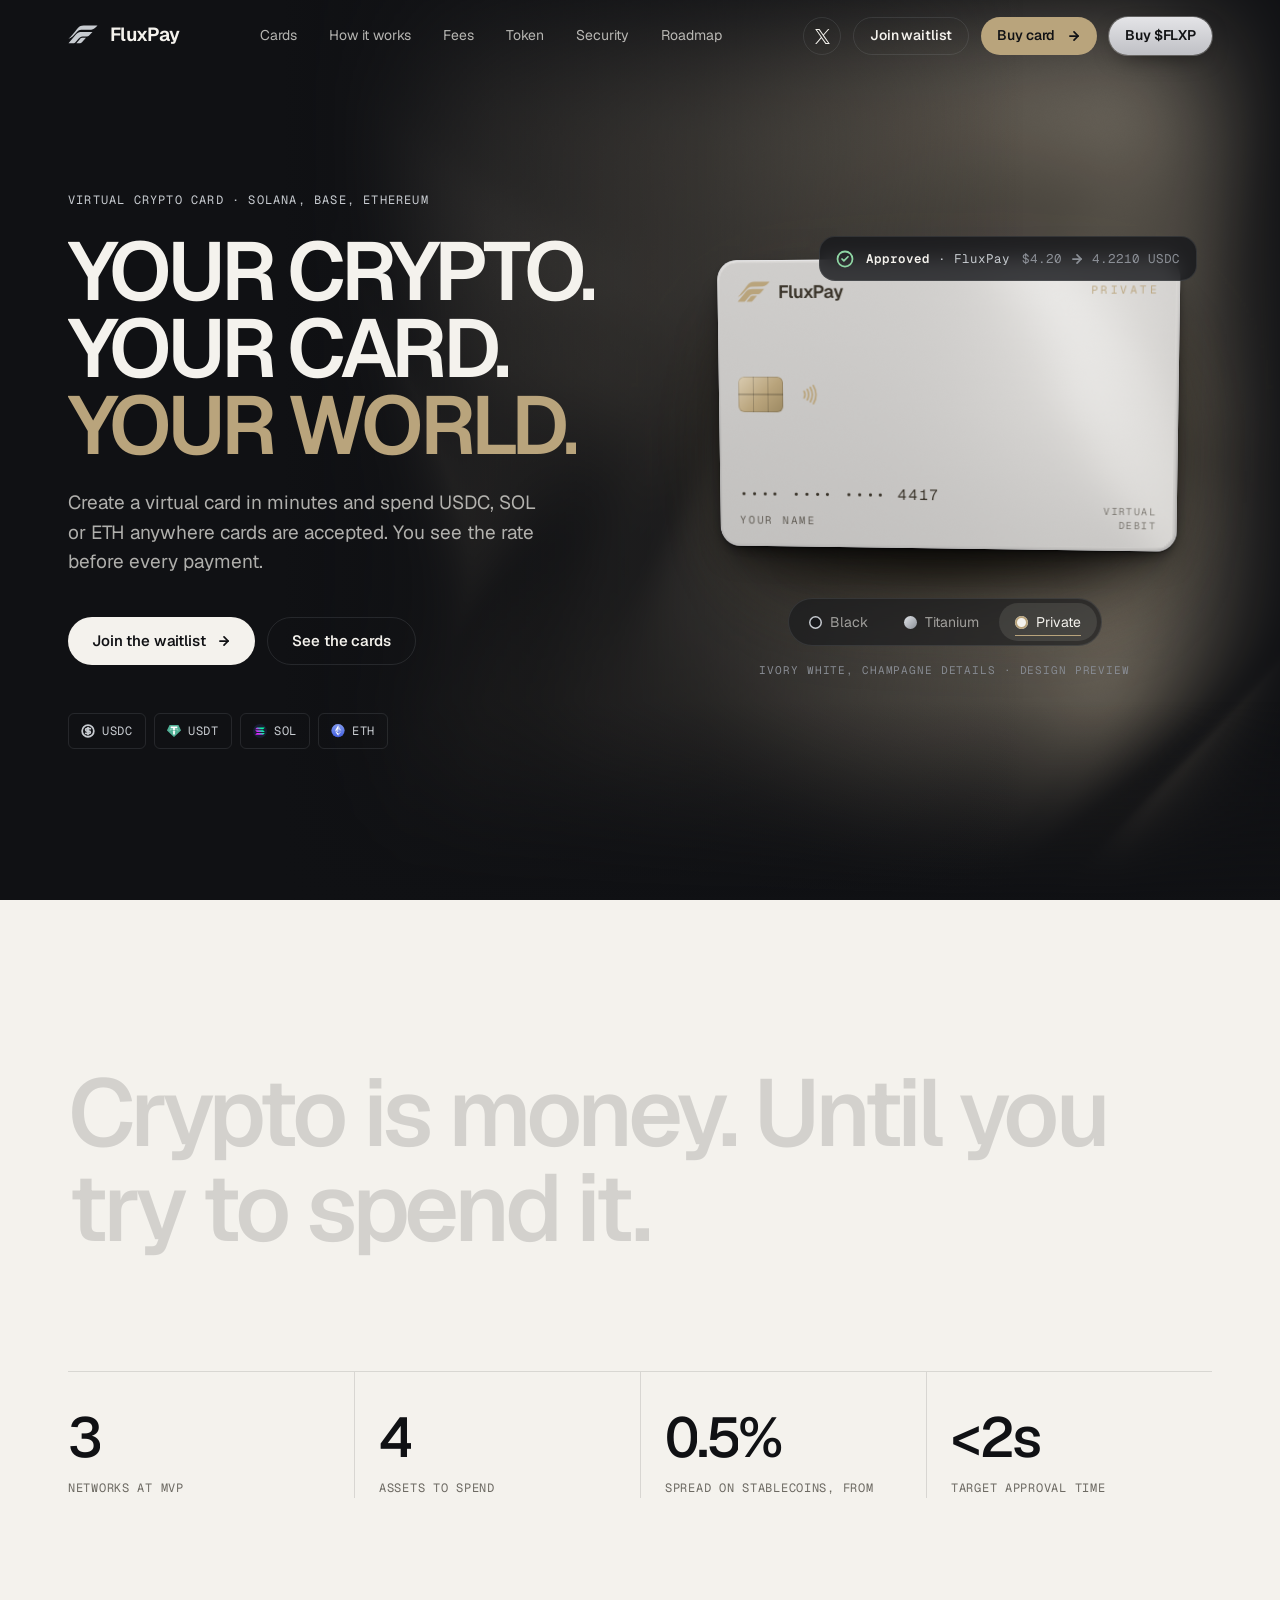
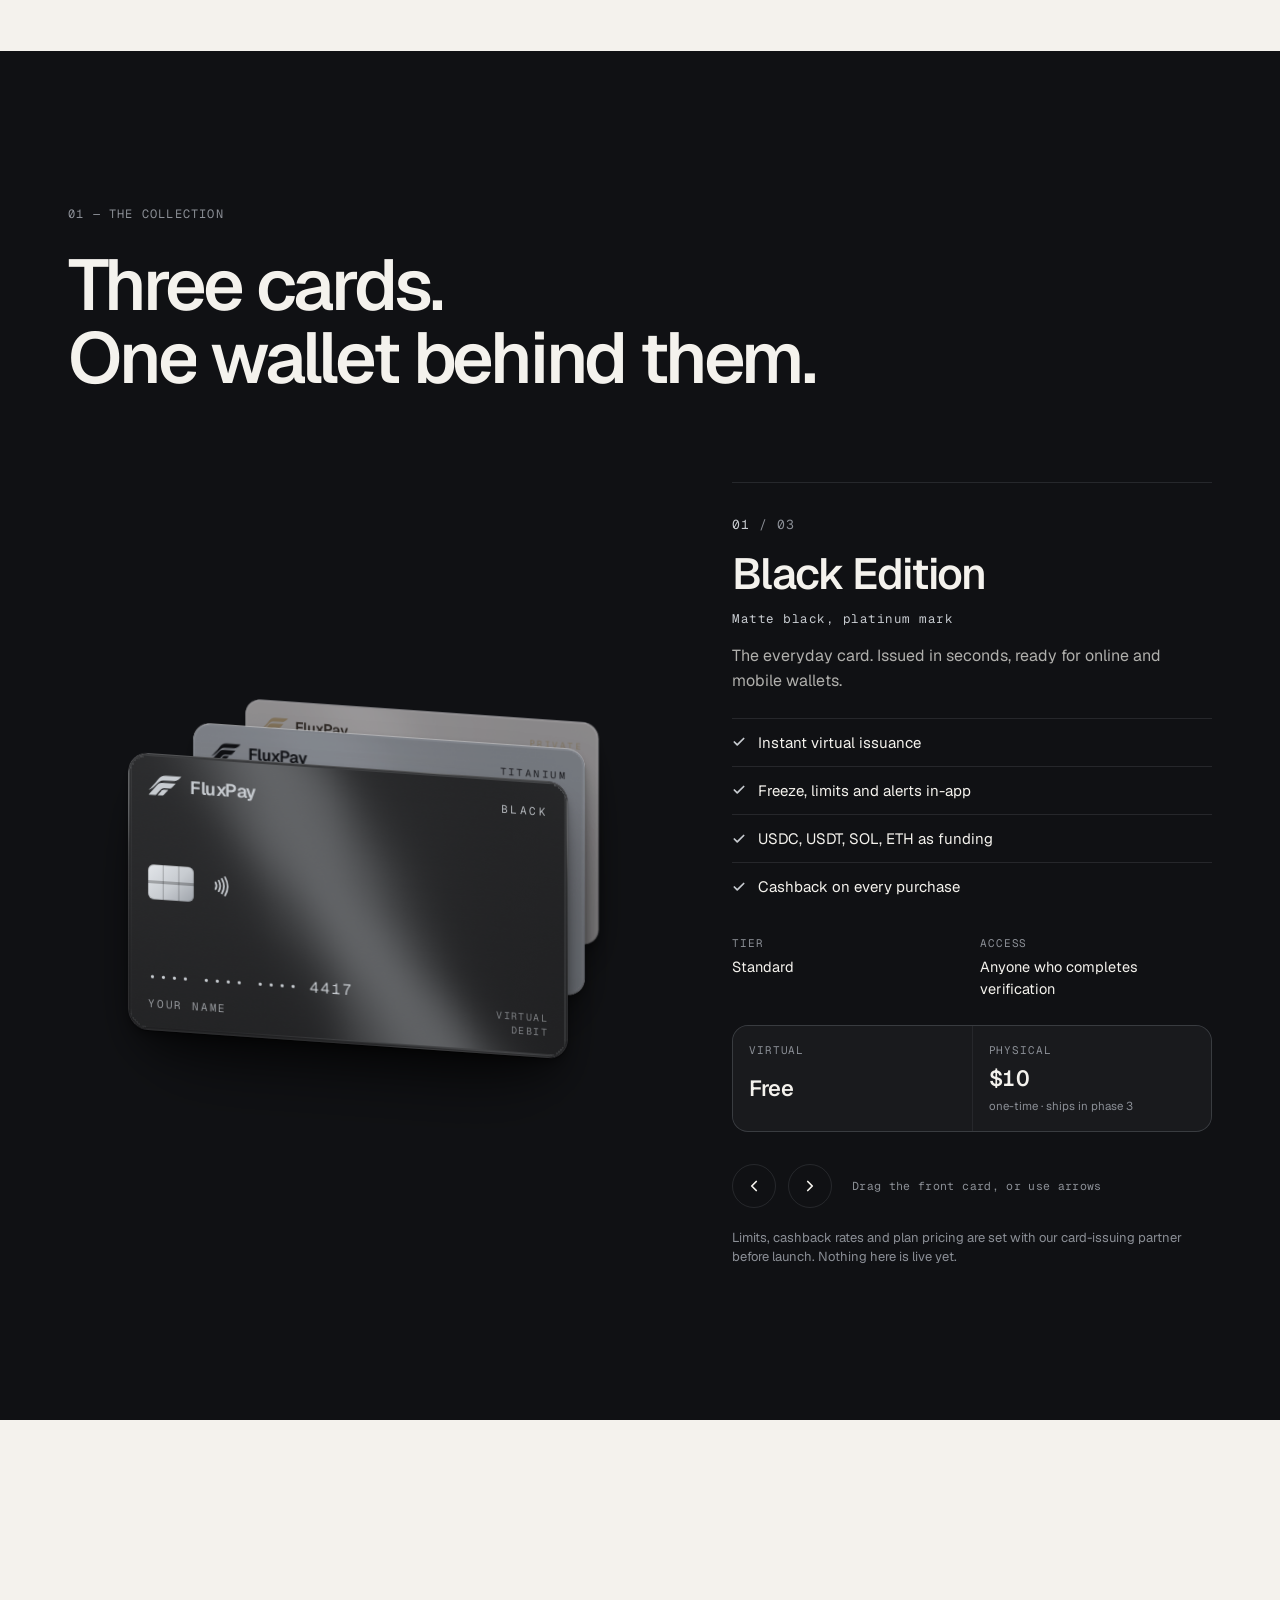
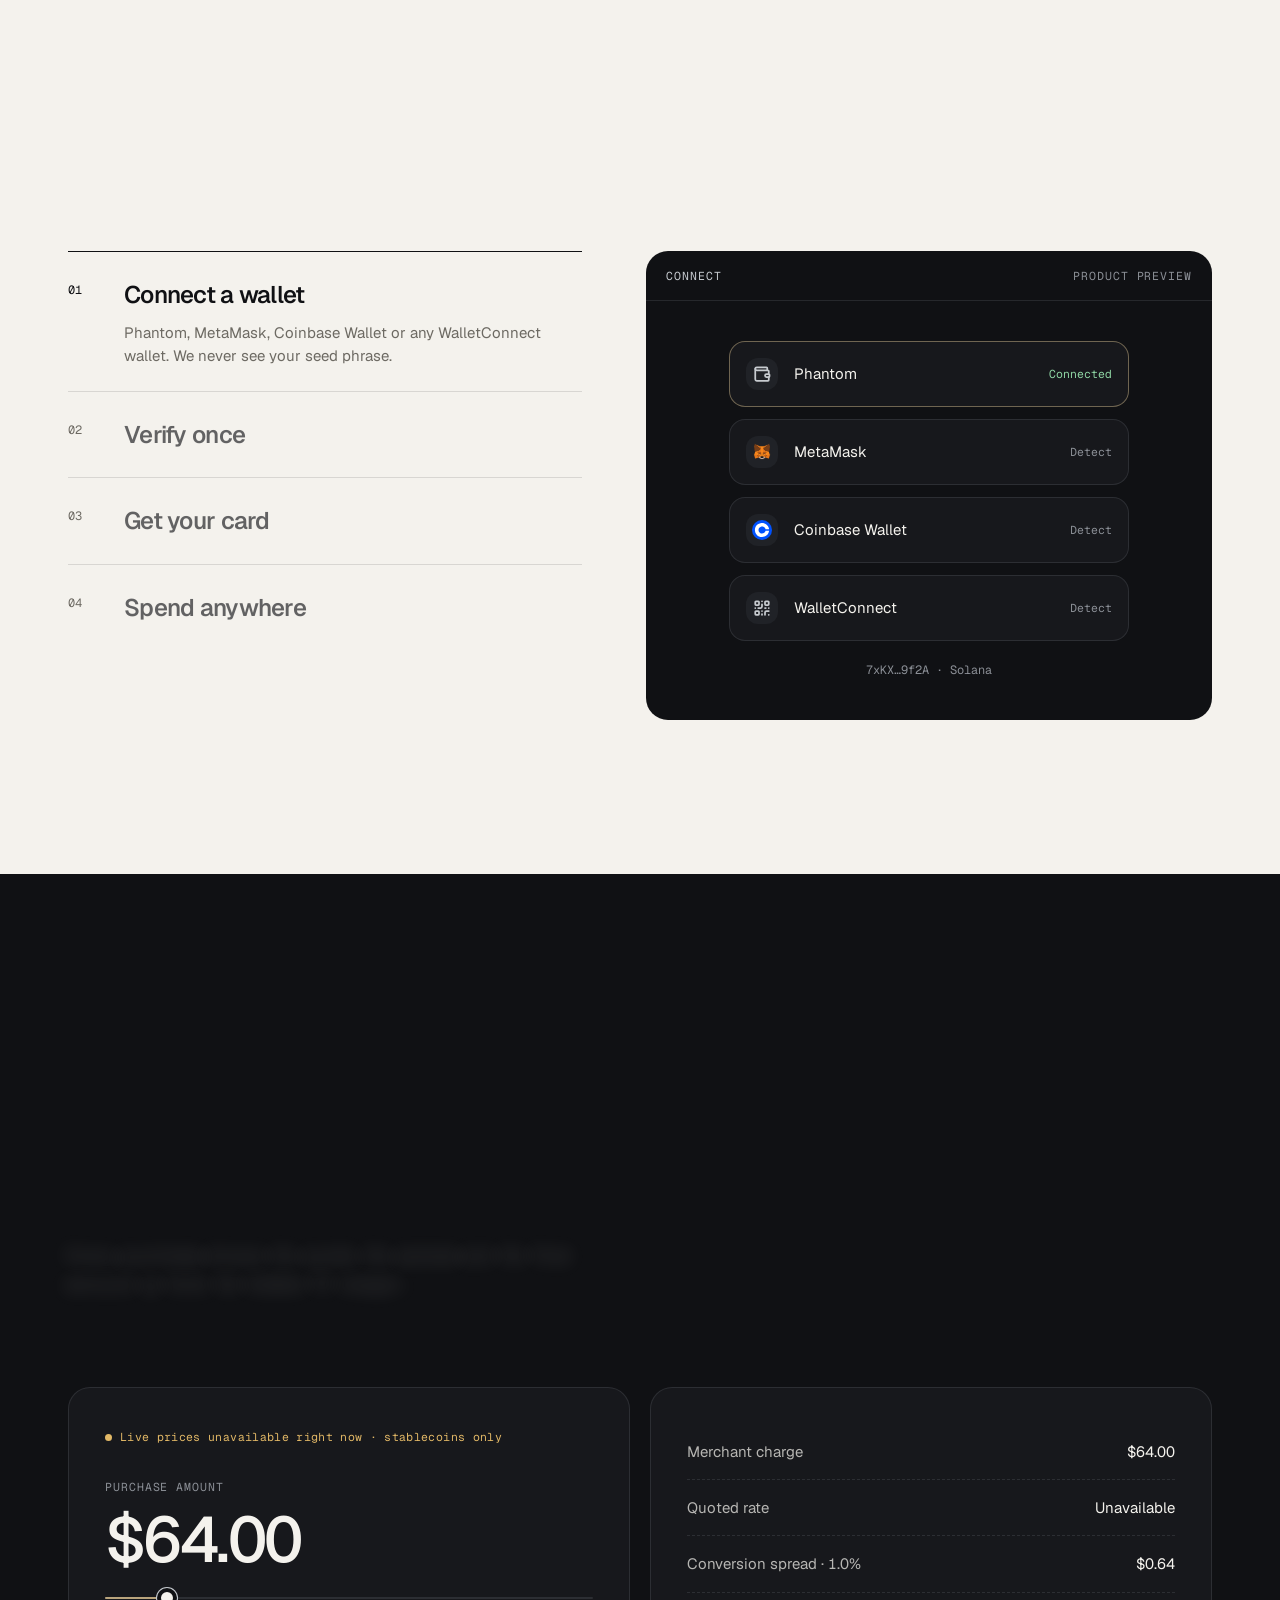
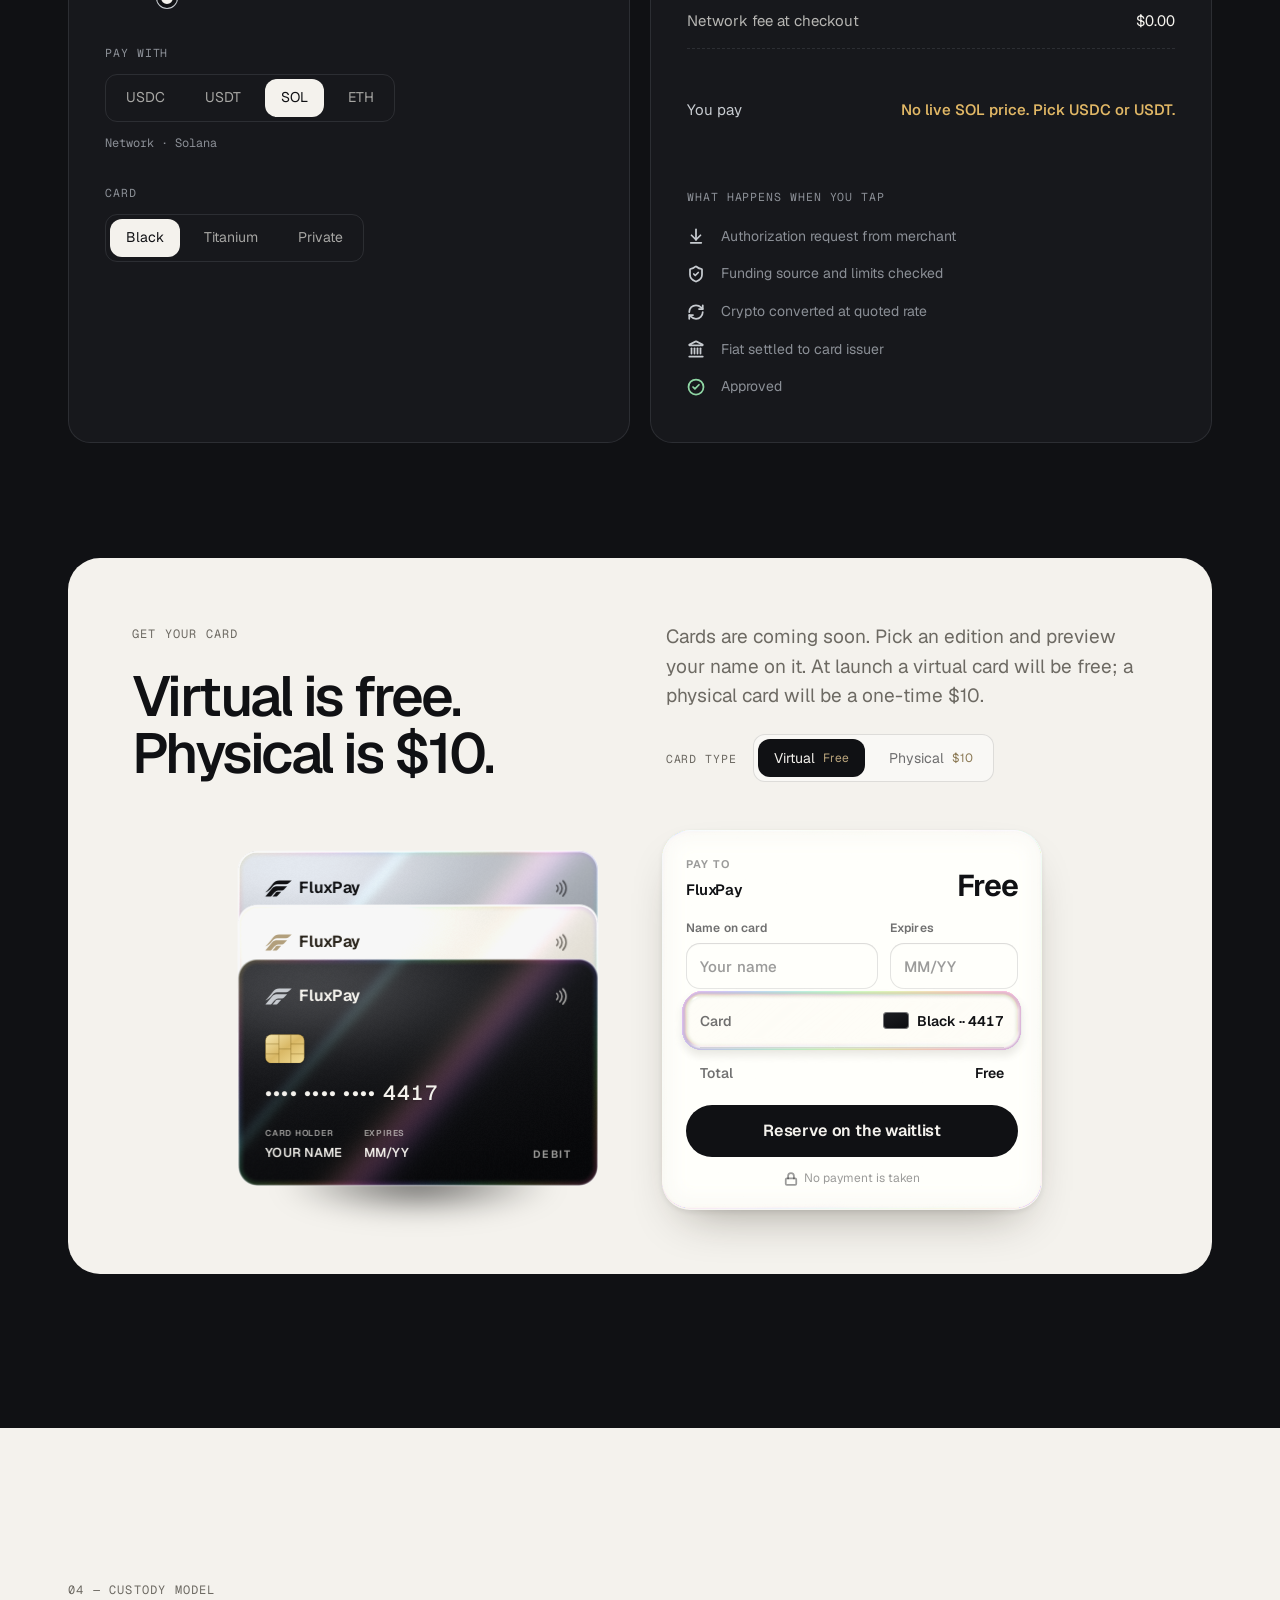
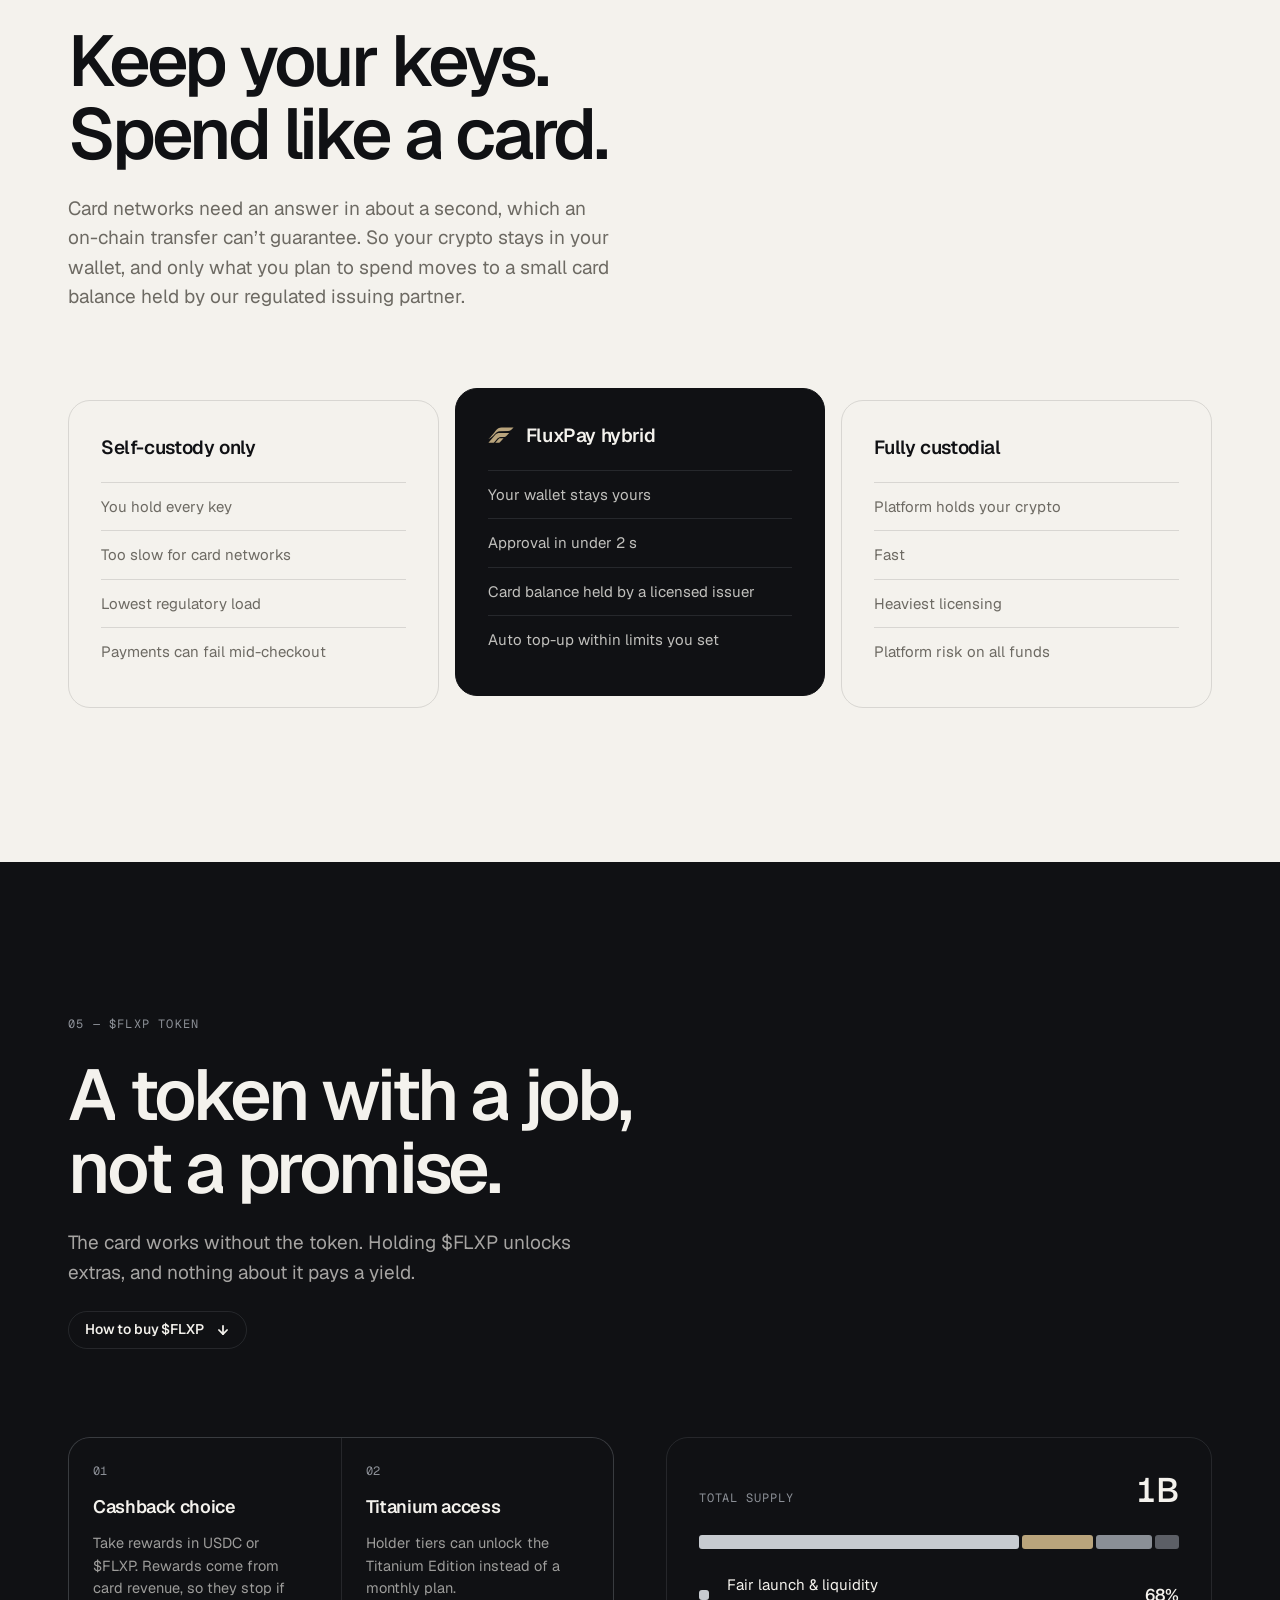
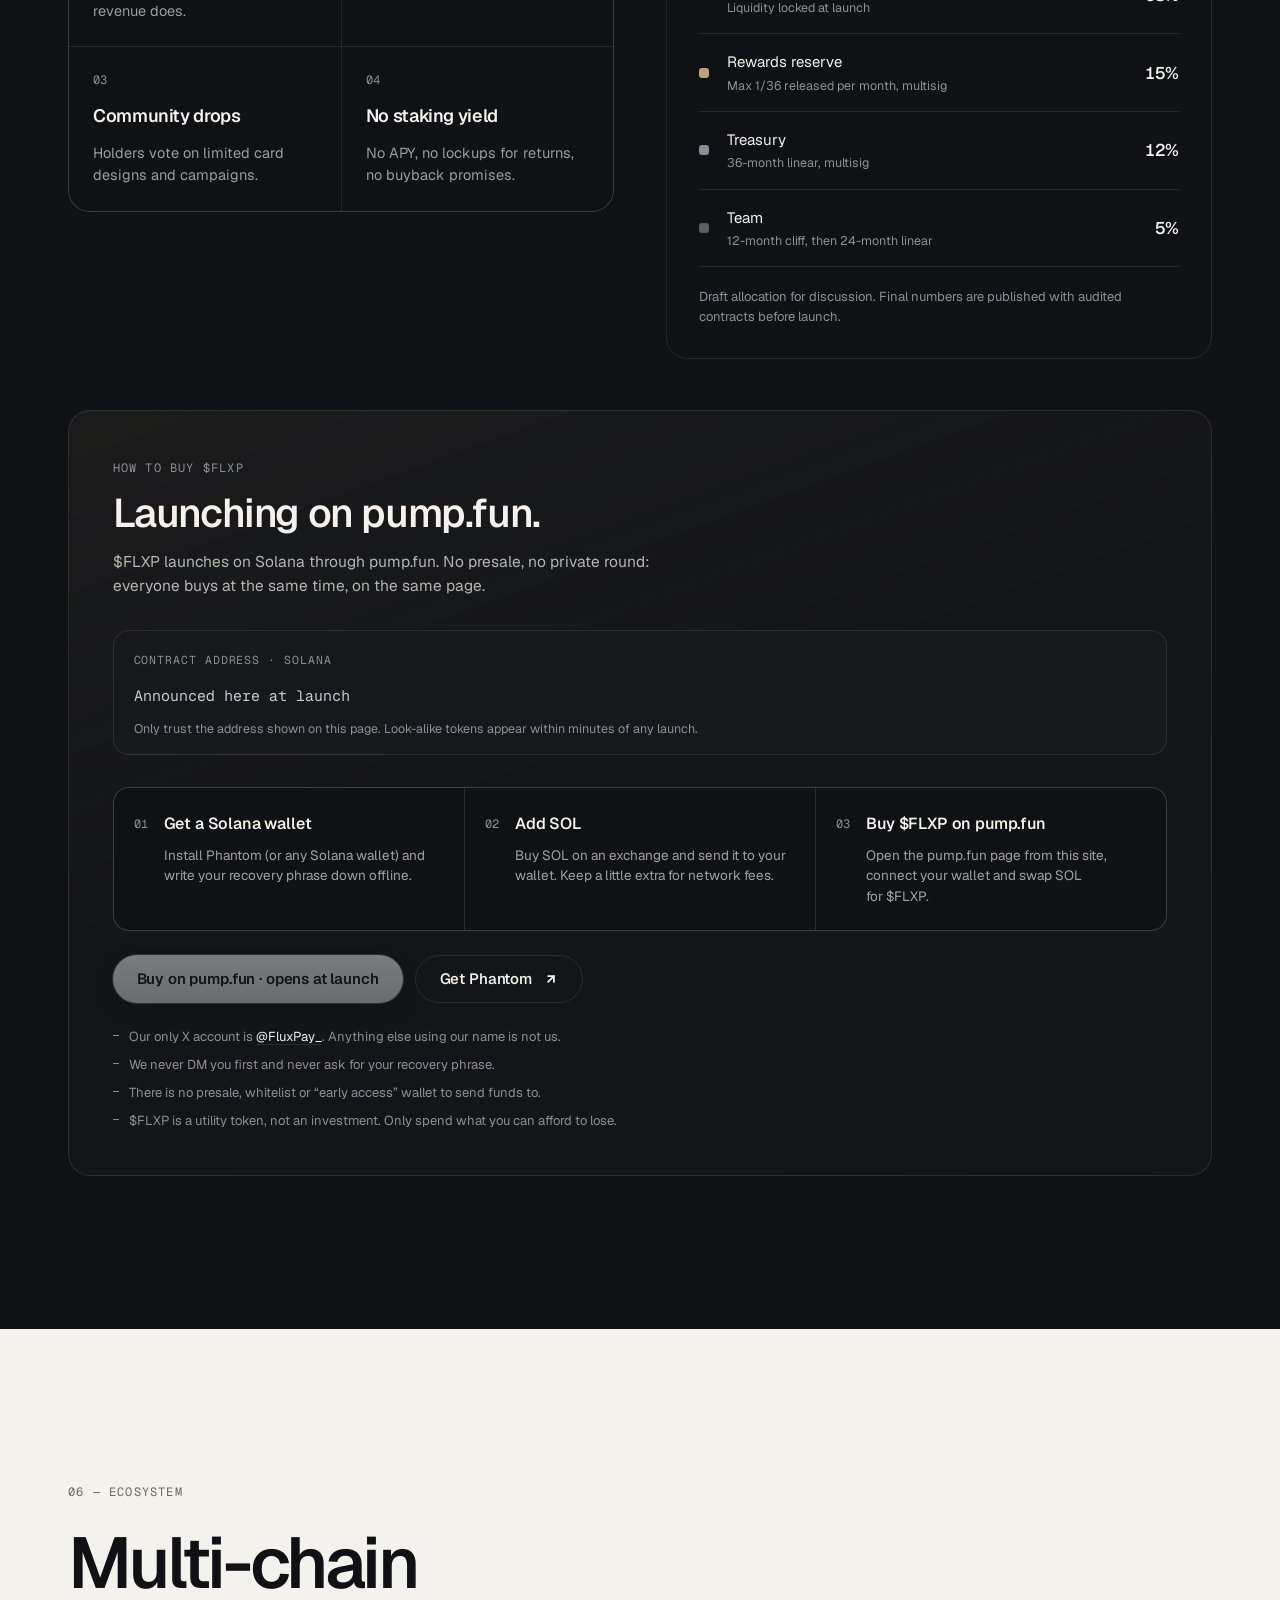
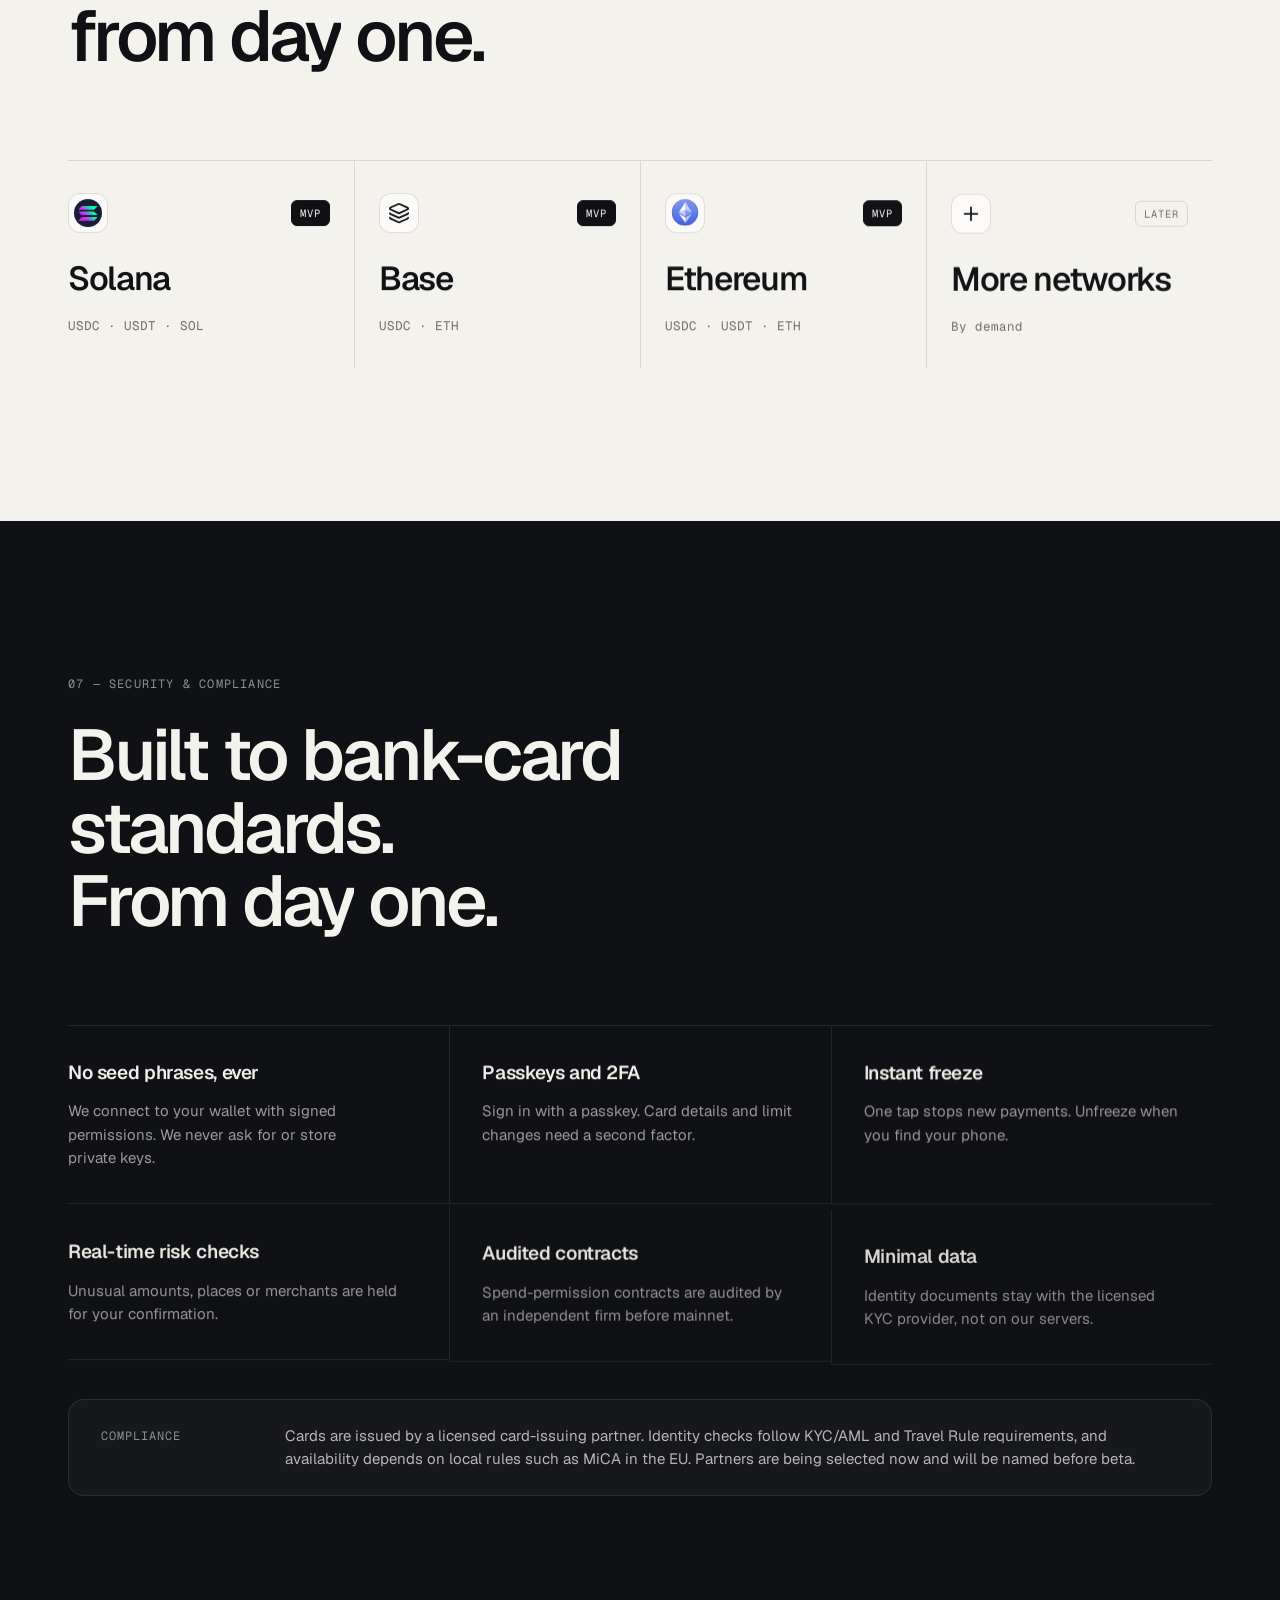
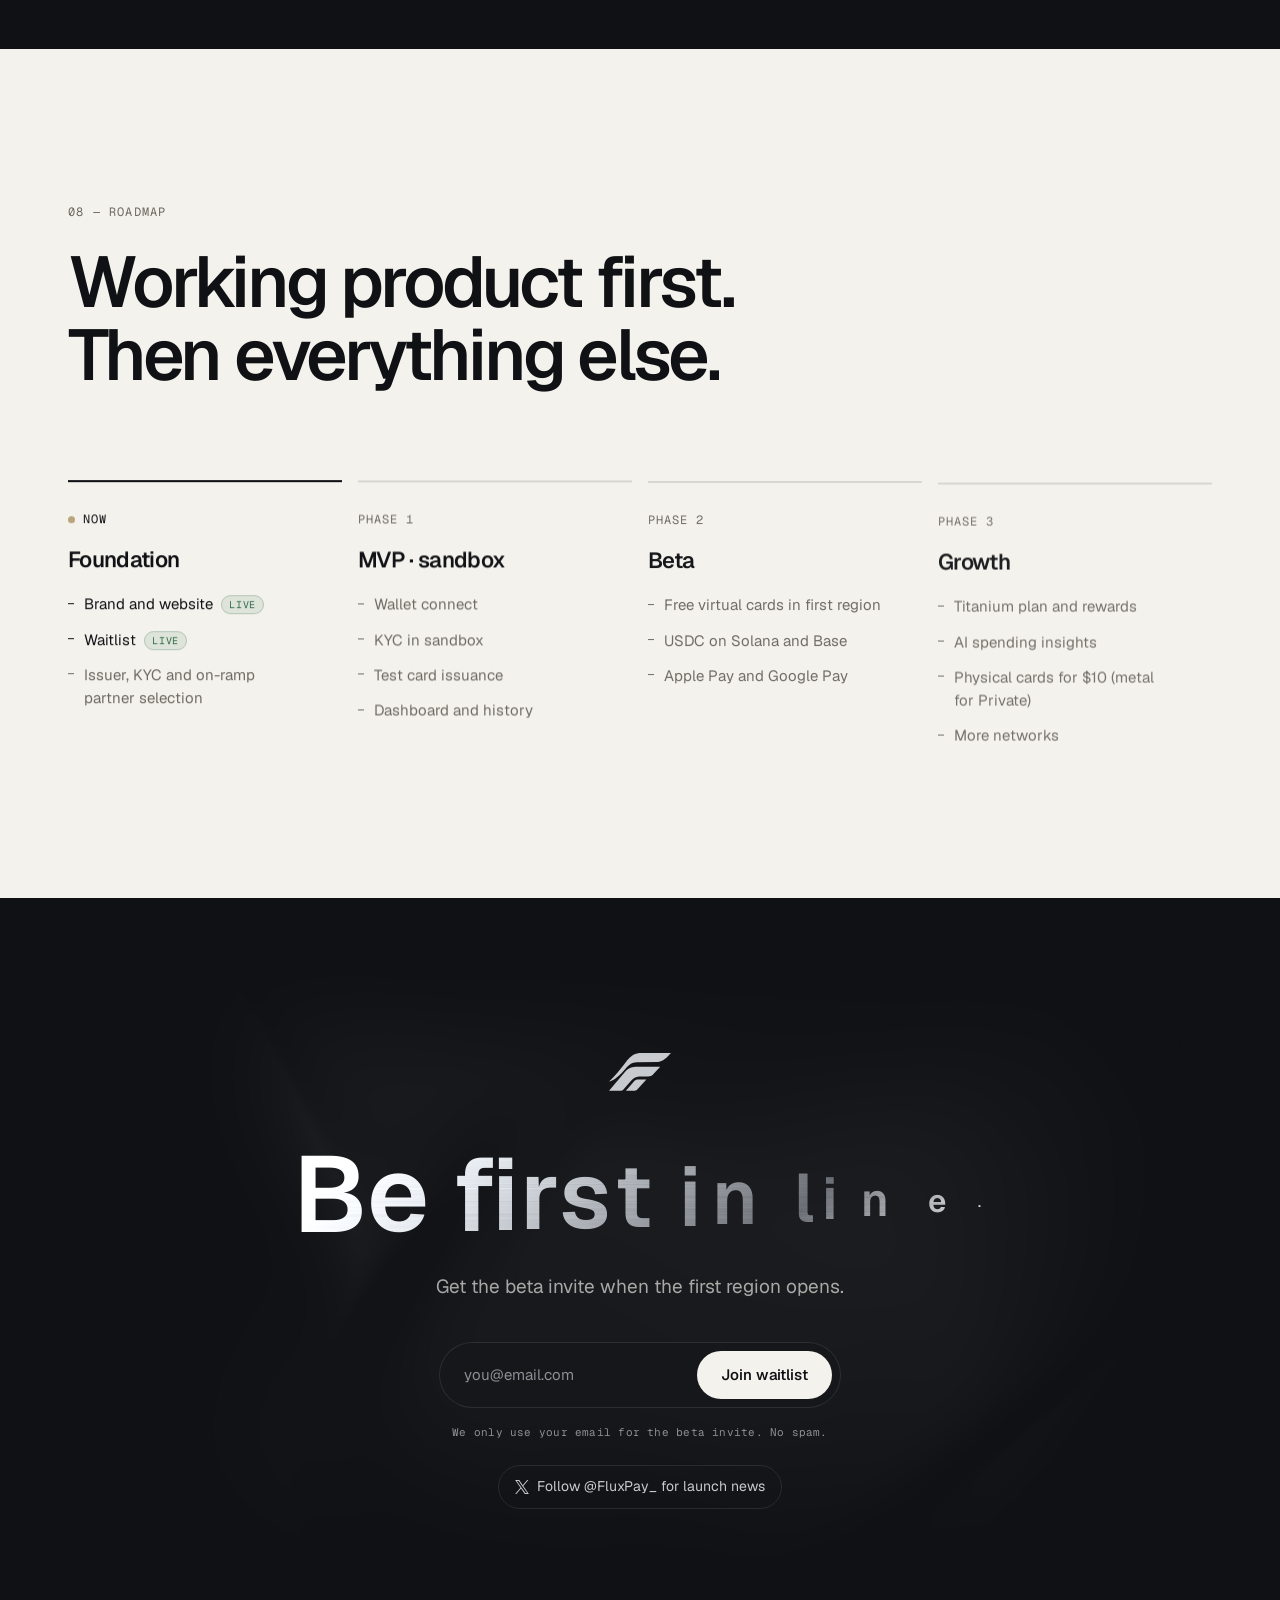
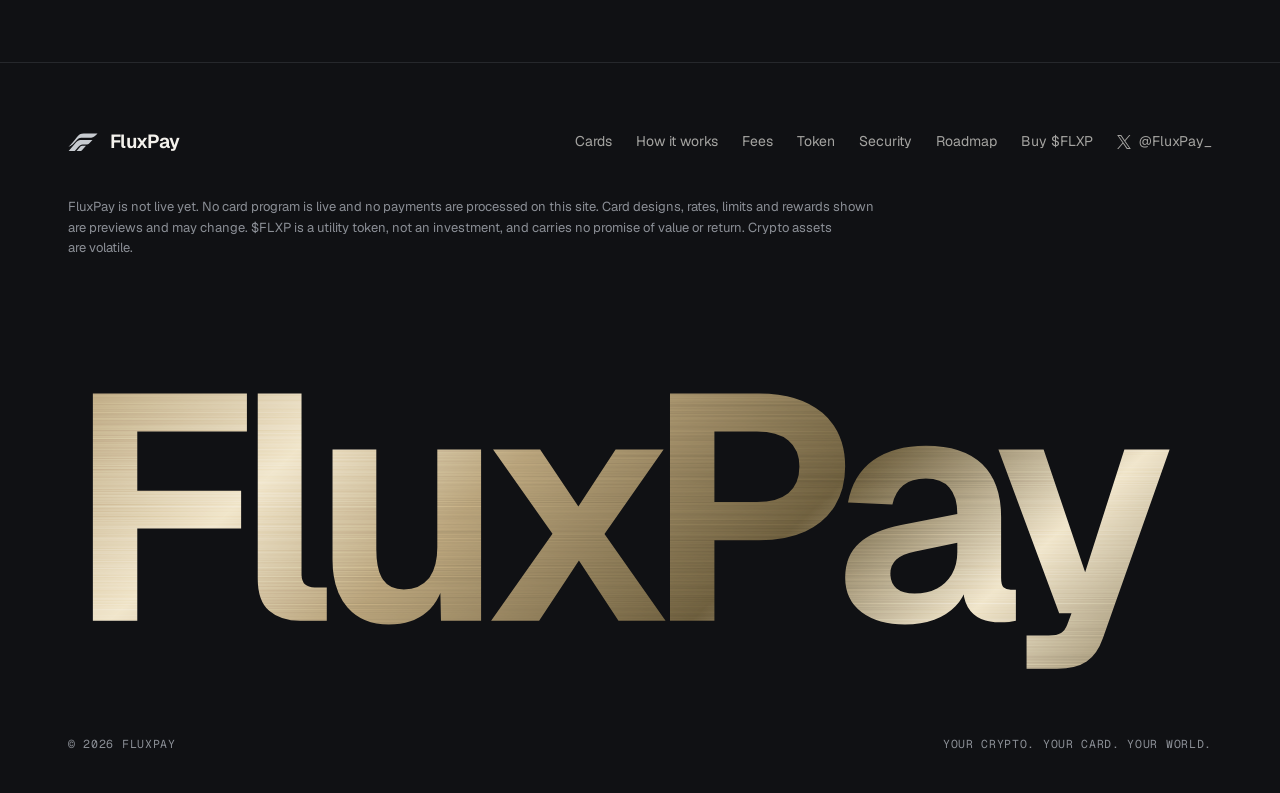
<file: index.html>
<!doctype html>
<html lang="en">
  <head>
    <meta charset="UTF-8" />
    <meta name="viewport" content="width=device-width, initial-scale=1.0" />
    <meta name="theme-color" content="#101114" />
    <title>FluxPay — Spend your crypto anywhere</title>
    <meta name="description" content="A virtual card that lets you spend USDC, SOL or ETH anywhere cards are accepted, with the rate shown before every payment. Join the waitlist." />
    <link rel="canonical" href="https://fluxpay-card.github.io/" />

    <link rel="icon" type="image/svg+xml" href="./favicon.svg" />
    <link rel="icon" type="image/png" sizes="32x32" href="./favicon-32.png" />
    <link rel="apple-touch-icon" href="./apple-touch-icon.png" />
    <link rel="manifest" href="./site.webmanifest" />

    <meta property="og:type" content="website" />
    <meta property="og:site_name" content="FluxPay" />
    <meta property="og:title" content="FluxPay — Spend your crypto anywhere" />
    <meta property="og:description" content="A virtual card that lets you spend crypto anywhere cards are accepted. See the rate before every payment." />
    <meta property="og:url" content="https://fluxpay-card.github.io/" />
    <meta property="og:image" content="https://fluxpay-card.github.io/og.png" />
    <meta property="og:image:width" content="1200" />
    <meta property="og:image:height" content="630" />
    <meta property="og:image:alt" content="FluxPay logo with the line: Spend your crypto anywhere cards work." />
    <meta name="twitter:card" content="summary_large_image" />
    <meta name="twitter:site" content="@FluxPay_" />
    <meta name="twitter:title" content="FluxPay — Spend your crypto anywhere" />
    <meta name="twitter:description" content="A virtual card that lets you spend crypto anywhere cards are accepted. See the rate before every payment." />
    <meta name="twitter:image" content="https://fluxpay-card.github.io/og.png" />

    <link rel="preconnect" href="https://api.coingecko.com" crossorigin />
    <link rel="preload" href="./fonts/Geist-Variable.woff2" as="font" type="font/woff2" crossorigin />
    <script type="module" crossorigin src="./assets/index-DBV5Tk24.js"></script>
    <link rel="stylesheet" crossorigin href="./assets/index-LZhSZJJZ.css">
  </head>
  <body>
    <div id="root"></div>
  </body>
</html>
</file>
<file: assets/index-LZhSZJJZ.css>
.plasma-container{position:relative;width:100%;height:100%;overflow:hidden}.plasma-canvas{position:absolute;top:0;right:0;bottom:0;left:0;display:block;width:100%;height:100%}.reflective-card{position:relative;box-sizing:border-box;width:var(--rc-width);height:var(--rc-height);max-width:100%;perspective:900px;color:var(--rc-ink);touch-action:pan-y;user-select:none;-webkit-user-select:none}.reflective-card__body{position:relative;box-sizing:border-box;width:100%;height:100%;overflow:hidden;border-radius:var(--rc-radius);background:var(--rc-base);box-shadow:var(--rc-shadow);transform:translate3d(0,var(--rc-lift, 0px),0) rotateX(var(--rc-rotate-x, 0deg)) rotateY(var(--rc-rotate-y, 0deg));opacity:var(--rc-presence, 1);isolation:isolate;will-change:transform}.reflective-card__canvas{position:absolute;top:0;right:0;bottom:0;left:0;display:block;width:100%;height:100%}.reflective-card__content{position:relative;z-index:1;box-sizing:border-box;display:flex;height:100%;flex-direction:column;padding:var(--rc-pad)}.reflective-card__rim{position:absolute;top:0;right:0;bottom:0;left:0;z-index:2;border-radius:inherit;box-shadow:inset 0 0 0 1px var(--rc-rim),inset 0 1px 0 var(--rc-rim-highlight);pointer-events:none}.reflective-card__media{position:absolute;top:0;left:0;width:1px;height:1px;opacity:0;pointer-events:none}.masked-heading{position:relative;width:100%;margin:0;padding:0;text-wrap:balance;-webkit-font-smoothing:antialiased}.masked-heading__measure{color:transparent}.masked-heading__word{display:inline-block;white-space:pre}.masked-heading__word:not(:last-child):after{content:" "}.masked-heading__baseline{display:inline-block;width:0;height:0}.masked-heading__defs{position:absolute;width:0;height:0;overflow:hidden}.masked-heading__reveal{position:absolute;top:0;right:0;bottom:0;left:0;display:block;pointer-events:none}.masked-heading__clip{position:absolute;top:0;right:0;bottom:0;left:0;display:block}.masked-heading__media{position:absolute;top:0;right:0;bottom:0;left:0;display:block;background:color-mix(in srgb,currentColor 10%,transparent);will-change:transform,filter}.masked-heading__tint{position:absolute;top:0;right:0;bottom:0;left:0;display:block;mix-blend-mode:color;pointer-events:none}.masked-heading__spot{position:absolute;top:0;right:0;bottom:0;left:0;display:block;pointer-events:none}.masked-heading__spot--tone{background:gray;mix-blend-mode:saturation}.masked-heading__spot--shade{background:#000;opacity:.55}.masked-heading__outline{position:absolute;top:0;right:0;bottom:0;left:0;width:100%;height:100%;overflow:visible;pointer-events:none;fill:none;stroke-linejoin:round}.masked-heading__source{display:block;width:100%;height:100%;object-fit:cover;-webkit-user-select:none;user-select:none;-webkit-user-drag:none}@font-face{font-family:Geist;src:url(../fonts/Geist-Variable.woff2) format("woff2");font-weight:100 900;font-display:swap}@font-face{font-family:Geist Mono;src:url(../fonts/GeistMono-Variable.woff2) format("woff2");font-weight:100 900;font-display:swap}:root{--obsidian: #101114;--obsidian-2: #17181c;--obsidian-3: #202227;--ivory: #f4f2ed;--ivory-2: #e9e6de;--champagne: #b9a47c;--platinum: #c7cbd0;--muted: #8b8f96;--muted-ink: #6d6a63;--line-d: rgba(199, 203, 208, .12);--line-l: rgba(16, 17, 20, .12);--ok: #8fd6a4;--amber: #e2b866;--ease-out: cubic-bezier(.16, 1, .3, 1);--ease-io: cubic-bezier(.65, 0, .35, 1);--spring: cubic-bezier(.34, 1.35, .64, 1);--sans: "Geist", ui-sans-serif, system-ui, -apple-system, "Segoe UI", sans-serif;--mono: "Geist Mono", ui-monospace, SFMono-Regular, Menlo, monospace;--gutter: clamp(16px, 4vw, 48px);--r-xs: 6px;--r-sm: 12px;--r-md: 16px;--r-lg: 22px;--r-xl: 32px;--shadow-1: 0 8px 24px -10px rgba(0, 0, 0, .7);--shadow-2: var(--shadow-2);--shadow-3: var(--shadow-3);--shadow-3-light: var(--shadow-3-light);--t-fast: .15s;--t-base: .22s;--t-slow: .3s;--max: 1240px}*,*:before,*:after{box-sizing:border-box}html{scroll-behavior:smooth;-webkit-text-size-adjust:100%}body{margin:0;background:var(--obsidian);color:var(--ivory);font-family:var(--sans);font-size:16px;line-height:1.55;-webkit-font-smoothing:antialiased;overflow-x:hidden}a{color:inherit;text-decoration:none}button,input{font:inherit;color:inherit}button{cursor:pointer;background:none;border:0;padding:0}svg{display:block}::selection{background:var(--champagne);color:var(--obsidian)}:focus-visible{outline:2px solid var(--champagne);outline-offset:3px;border-radius:var(--r-xs)}h1,h2,h3,h4,p{margin:0}h1,h2,h3,h4{text-wrap:balance}p,li{text-wrap:pretty}ul,ol{margin:0;padding:0;list-style:none}.wrap{width:100%;max-width:var(--max);margin:0 auto;padding:0 var(--gutter)}.mono{font-family:var(--mono)}.num,.stat-v,.amount-v,.alloc-supply,.alloc-v,.edition-price b,.tx-r,.vg-row small,.hero-toast,.rc-row,.rc-total{font-variant-numeric:tabular-nums}.logo{display:inline-flex;align-items:center;gap:12px}.logo svg{color:var(--platinum)}.logo-word{font-weight:640;font-size:19px;letter-spacing:-.03em}.btn{display:inline-flex;align-items:center;justify-content:center;gap:12px;height:48px;padding:0 24px;border-radius:999px;font-weight:550;font-size:15px;letter-spacing:-.01em;white-space:nowrap;transition:transform var(--t-base) var(--ease-out),background-color var(--t-base),border-color var(--t-base),color var(--t-base),opacity var(--t-base)}.btn:active{transform:scale(.97)}.btn-sm{height:38px;padding:0 16px;font-size:14px}.btn-ivory{background:var(--ivory);color:var(--obsidian)}.btn-ivory:hover{background:#fff}.btn-champ{background:var(--champagne);color:var(--obsidian)}.btn-champ:hover{background:#c8b48d}.btn-champ:disabled{opacity:.55;cursor:progress}.btn-line{border:1px solid var(--line-d)}.btn-line:hover{border-color:var(--platinum)}.btn .arrow{transition:transform var(--t-slow) var(--ease-out)}.btn:hover .arrow{transform:translate(3px)}.btn.wide{width:100%}.pill{display:inline-flex;align-items:center;gap:8px;height:28px;padding:0 12px;border:1px solid var(--line-d);border-radius:999px;font-size:11px;letter-spacing:.08em;text-transform:uppercase;color:var(--platinum)}.dot{width:7px;height:7px;border-radius:50%;background:var(--champagne);display:inline-block;flex:none}.dot.amber{background:var(--amber)}.reveal{opacity:0;transform:translateY(16px);transition:opacity .6s var(--ease-out),transform .6s var(--ease-out);transition-delay:calc(var(--i, 0) * 70ms)}.reveal.in{opacity:1;transform:none}.split .line{display:block}.split .w{display:inline-block;overflow:hidden;vertical-align:top;padding-bottom:.08em;margin-bottom:-.08em}.split .w>span{display:inline-block;transform:translateY(108%);transition:transform .9s var(--ease-out);transition-delay:calc(var(--i, 0) * 60ms + var(--d, 0ms))}.split.in .w>span{transform:none}@media(prefers-reduced-motion:reduce){html{scroll-behavior:auto}*,*:before,*:after{animation-duration:.001ms!important;animation-iteration-count:1!important;transition-duration:.001ms!important;transition-delay:0ms!important}.reveal,.split .w>span{opacity:1;transform:none}}.nav{position:fixed;inset:0 0 auto;z-index:50;transition:background-color var(--t-slow) var(--ease-out),border-color var(--t-slow);border-bottom:1px solid transparent}.nav.scrolled{background:#101114c7;backdrop-filter:blur(14px) saturate(140%);-webkit-backdrop-filter:blur(14px) saturate(140%);border-color:var(--line-d)}.nav-in{display:flex;align-items:center;justify-content:space-between;height:72px;gap:24px}.nav-links{display:flex;gap:32px;font-size:14px;color:#f4f2edb8}.nav-links a{transition:color .2s;white-space:nowrap}@media(min-width:961px)and (max-width:1180px){.nav-in{gap:16px}.nav-links{gap:16px;font-size:13.5px}.nav-cta .pill{display:none}}.nav-links a:hover{color:var(--champagne)}.nav-cta{display:flex;align-items:center;gap:12px}.burger{display:none;width:40px;height:40px;border-radius:50%;border:1px solid var(--line-d);position:relative}.burger span{position:absolute;left:12px;right:12px;height:1.5px;background:var(--ivory);transition:transform var(--t-slow) var(--ease-out)}.burger span:first-child{top:16px}.burger span:last-child{top:22px}.nav.open .burger span:first-child{transform:translateY(3px) rotate(45deg)}.nav.open .burger span:last-child{transform:translateY(-3px) rotate(-45deg)}@media(max-width:960px){.nav-links{position:fixed;inset:72px 0 auto;flex-direction:column;gap:0;padding:8px var(--gutter) 24px;background:#101114f7;border-bottom:1px solid var(--line-d);transform:translateY(-8px);opacity:0;pointer-events:none;transition:opacity var(--t-slow) var(--ease-out),transform var(--t-slow) var(--ease-out)}.nav-links a{padding:16px 0;border-bottom:1px solid var(--line-d);font-size:17px;color:var(--ivory)}.nav.open .nav-links{opacity:1;transform:none;pointer-events:auto}.nav.open{background:#101114f7}.burger{display:block}.nav-cta .pill{display:none}}@media(max-width:420px){.nav-cta .btn{display:none}}.section{position:relative;padding:clamp(88px,12vw,160px) 0}.section.dark{background:var(--obsidian);color:var(--ivory)}.section.ivory{background:var(--ivory);color:var(--obsidian)}.sec-head{max-width:760px;margin-bottom:clamp(48px,7vw,88px)}.sec-head h2,.cta h2{font-size:clamp(36px,5.6vw,72px);line-height:1.02;letter-spacing:-.045em;font-weight:560}.eyebrow{font-family:var(--mono);font-size:12px;letter-spacing:.1em;text-transform:uppercase;color:var(--muted);text-wrap:balance;margin-bottom:24px}.ivory .eyebrow{color:var(--muted-ink)}.lede{margin-top:24px;font-size:clamp(17px,1.6vw,19px);color:#f4f2eda8;max-width:560px}.ivory .lede,.lede.dark-ink{color:var(--muted-ink)}.fineprint{margin-top:20px;font-size:13px;color:var(--muted);line-height:1.5}.ivory .fineprint{color:var(--muted-ink)}.hero{position:relative;min-height:100svh;display:flex;align-items:center;padding:120px 0 80px;overflow:hidden}.hero-bg{position:absolute;top:-10%;right:-5%;bottom:-10%;left:20%;z-index:0}.hero:after{content:"";position:absolute;top:0;right:0;bottom:0;left:0;z-index:0;pointer-events:none;background:linear-gradient(90deg,var(--obsidian) 22%,rgba(16,17,20,.55) 55%,rgba(16,17,20,0) 80%),linear-gradient(0deg,var(--obsidian) 0%,rgba(16,17,20,0) 22%)}.hero-in{position:relative;z-index:1;display:grid;grid-template-columns:1.05fr 1fr;gap:48px;align-items:center}.eyebrow.light{color:var(--platinum)}.hero h1{font-size:clamp(40px,min(6.4vw,11vh),104px);line-height:.94;letter-spacing:-.055em;font-weight:600;text-transform:uppercase}.hero h1 .line{white-space:nowrap}.hero h1 .line:last-child .w>span{color:var(--champagne)}.hero-sub{margin-top:24px;font-size:clamp(17px,1.5vw,19px);color:#f4f2edb3;max-width:470px}.hero-actions{margin-top:40px;display:flex;gap:12px;flex-wrap:wrap}.hero-assets{margin-top:48px;display:flex;gap:8px;flex-wrap:wrap}.hero-assets span{display:inline-flex;align-items:center;gap:7px;font-size:12px;letter-spacing:.06em;padding:8px 12px;border:1px solid var(--line-d);border-radius:var(--r-xs);color:var(--platinum)}.hero-card{position:relative;display:grid;justify-items:center;gap:0}.hero-toast{position:relative;margin-top:24px;display:flex;align-items:center;gap:12px;padding:12px 16px;border-radius:var(--r-md);background:#17181cd1;border:1px solid var(--line-d);backdrop-filter:blur(10px);-webkit-backdrop-filter:blur(10px);font-size:12.5px;color:var(--platinum);animation:toastIn .7s var(--spring) 1.6s both}.hero-toast b{color:var(--ivory);font-weight:600}.hero-toast-r{display:inline-flex;align-items:center;gap:8px;color:var(--muted)}.hero-toast-ok{color:var(--ok);flex:none}@keyframes toastIn{0%{opacity:0;transform:translateY(14px) scale(.96)}to{opacity:1;transform:none}}.hero-card-note{margin-top:12px;font-size:11px;letter-spacing:.08em;text-transform:uppercase;color:var(--muted)}@media(max-width:960px){.hero-in{grid-template-columns:1fr;gap:64px}.hero-bg{top:30%;right:-30%;bottom:-10%;left:-30%}.hero:after{background:linear-gradient(180deg,var(--obsidian) 30%,rgba(16,17,20,.3) 70%,var(--obsidian) 100%)}.hero-toast{font-size:11.5px}.hero-toast-r{display:none}}.face{position:relative;height:100%;display:flex;flex-direction:column;justify-content:space-between;color:var(--face-ink);padding:2px 4px}.face-top,.face-bot,.face-mid{display:flex;justify-content:space-between;align-items:center}.face-bot{align-items:flex-end}.face-brand{display:inline-flex;align-items:center;gap:8px;font-weight:620;font-size:clamp(14px,2.4vw,18px);letter-spacing:-.03em}.face-code{font-family:var(--mono);font-size:clamp(9px,1.5vw,11px);letter-spacing:.22em;color:var(--face-detail);opacity:.9}.face-mid{justify-content:flex-start;gap:16px}.face-chip{width:clamp(36px,7vw,46px);aspect-ratio:1.3;border-radius:var(--r-xs);background:linear-gradient(90deg,transparent 32%,rgba(0,0,0,.18) 32% 34%,transparent 34% 66%,rgba(0,0,0,.18) 66% 68%,transparent 68%),linear-gradient(0deg,transparent 46%,rgba(0,0,0,.18) 46% 54%,transparent 54%),linear-gradient(135deg,#d9cbb0,#b9a47c 55%,#9c8962);box-shadow:inset 0 0 0 1px #00000026}.face-black .face-chip{background:linear-gradient(90deg,transparent 32%,rgba(0,0,0,.25) 32% 34%,transparent 34% 66%,rgba(0,0,0,.25) 66% 68%,transparent 68%),linear-gradient(0deg,transparent 46%,rgba(0,0,0,.25) 46% 54%,transparent 54%),linear-gradient(135deg,#e3e6ea,#c7cbd0 55%,#9ea3aa)}.face-titanium .face-chip{background:linear-gradient(90deg,transparent 32%,rgba(0,0,0,.2) 32% 34%,transparent 34% 66%,rgba(0,0,0,.2) 66% 68%,transparent 68%),linear-gradient(0deg,transparent 46%,rgba(0,0,0,.2) 46% 54%,transparent 54%),linear-gradient(135deg,#5a5d63,#2c2e33)}.face-num{font-family:var(--mono);font-size:clamp(11px,2vw,15px);letter-spacing:.12em}.face-name{margin-top:8px;font-family:var(--mono);font-size:clamp(9px,1.5vw,11px);letter-spacing:.16em;opacity:.7}.face-net{font-family:var(--mono);font-size:clamp(8px,1.3vw,10px);letter-spacing:.14em;text-align:right;opacity:.55;line-height:1.4}.statement{padding-top:clamp(96px,13vw,180px)}.statement-text{font-size:clamp(40px,7.4vw,104px);line-height:1;letter-spacing:-.05em;font-weight:560;max-width:1100px}.statement-text span{transition:opacity .25s linear}.statement-foot{margin-top:clamp(64px,9vw,120px);display:grid;grid-template-columns:repeat(4,1fr);border-top:1px solid var(--line-l)}.stat{padding:32px 24px 0 0;display:grid;gap:8px}.stat+.stat{padding-left:24px;border-left:1px solid var(--line-l)}.stat-v{font-size:clamp(36px,4.4vw,56px);letter-spacing:-.04em;font-weight:520;line-height:1}.stat-l{font-size:12px;letter-spacing:.06em;text-transform:uppercase;color:var(--muted-ink)}@media(max-width:760px){.statement-foot{grid-template-columns:1fr 1fr}.stat:nth-child(3){padding-left:0;border-left:0}.stat:nth-child(n+3){border-top:1px solid var(--line-l);margin-top:24px}}.collection-grid{display:grid;grid-template-columns:1.25fr 1fr;gap:clamp(32px,5vw,72px);align-items:center}.swap-box{height:clamp(300px,46vw,540px)}.swap-card{width:100%;height:100%}.swap-card .reflective-card{width:100%!important;height:100%!important}.swap-card .reflective-card__body{box-shadow:none}.edition-panel{border-top:1px solid var(--line-d);padding-top:32px}.edition-index{font-size:13px;color:var(--platinum);font-variant-numeric:tabular-nums;letter-spacing:.08em}.edition-index span{color:var(--muted)}.edition-body{margin-top:16px;animation:panelIn .6s var(--ease-out) both}@keyframes panelIn{0%{opacity:0;transform:translateY(10px)}to{opacity:1;transform:none}}.edition-body h3{font-size:clamp(30px,3.4vw,44px);letter-spacing:-.04em;font-weight:560;line-height:1.05}.edition-finish{margin-top:12px;font-size:12.5px;letter-spacing:.04em;color:var(--platinum)}.edition-pitch{margin-top:16px;color:#f4f2edb3;max-width:440px}.edition-perks{margin-top:24px;display:grid;gap:0}.edition-perks li{padding:12px 0;border-top:1px solid var(--line-d);font-size:15px;display:flex;gap:12px;align-items:center;animation:panelIn .5s var(--ease-out) both;animation-delay:calc(var(--i) * 60ms + 80ms)}.perk-ico{color:var(--platinum);flex:none}.edition-meta{margin:24px 0 0;display:grid;grid-template-columns:1fr 1fr;gap:16px}.edition-meta dt{font-family:var(--mono);font-size:11px;letter-spacing:.08em;text-transform:uppercase;color:var(--muted)}.edition-meta dd{margin:4px 0 0;font-size:14.5px}.edition-ctrl{margin-top:32px;display:flex;align-items:center;gap:12px}.icon-btn{width:44px;height:44px;border-radius:50%;border:1px solid var(--line-d);display:grid;place-items:center;transition:border-color var(--t-base),transform var(--t-fast) var(--ease-out)}.icon-btn:hover{border-color:var(--platinum)}.icon-btn:active{transform:scale(.94)}.hint{margin-left:8px;font-size:11.5px;color:var(--muted);letter-spacing:.03em}@media(max-width:960px){.collection-grid{grid-template-columns:1fr}.swap-box{height:clamp(260px,78vw,440px)}}.how-grid{display:grid;grid-template-columns:1fr 1.1fr;gap:clamp(28px,5vw,72px);align-items:start}.how-steps{display:grid}.how-steps button{width:100%;text-align:left;display:grid;grid-template-columns:48px 1fr;column-gap:8px;padding:24px 0;border-top:1px solid var(--line-l);position:relative}.how-n{font-size:12px;color:var(--muted-ink);padding-top:5px}.how-t{font-size:clamp(20px,2vw,24px);font-weight:560;letter-spacing:-.03em;color:#101114a3;transition:color var(--t-slow)}.how-d{grid-column:2;max-height:0;overflow:hidden;opacity:0;color:var(--muted-ink);font-size:15px;transition:max-height var(--t-slow) var(--ease-out),opacity var(--t-slow),margin var(--t-slow)}.how-steps li.on .how-t,.how-steps li.on .how-n{color:var(--obsidian)}.how-steps li.on .how-d{max-height:120px;opacity:1;margin-top:8px}.how-bar{position:absolute;left:0;right:0;top:-1px;height:1px;overflow:hidden}.how-bar span{display:block;height:100%;width:100%;background:var(--obsidian);transform:scaleX(0);transform-origin:left}.how-steps li.on .how-bar span{animation:bar linear forwards}@keyframes bar{to{transform:scaleX(1)}}.how-stage{background:var(--obsidian);color:var(--ivory);border-radius:var(--r-lg);overflow:hidden;min-height:400px;display:flex;flex-direction:column;box-shadow:var(--shadow-3-light)}.how-stage-head{display:flex;justify-content:space-between;padding:16px 20px;border-bottom:1px solid var(--line-d);font-size:11.5px;letter-spacing:.08em;text-transform:uppercase;color:var(--muted)}.how-stage-head span:first-child{color:var(--platinum)}.how-stage-body{flex:1;display:grid;place-items:center;padding:clamp(20px,4vw,40px)}.vg{width:100%;max-width:400px;display:grid;gap:12px}.vg-row{display:grid;grid-template-columns:auto 1fr auto;align-items:center;gap:16px;padding:16px;border-radius:var(--r-md);background:var(--obsidian-2);border:1px solid var(--line-d);font-size:15px;animation:rowIn .6s var(--spring) both;animation-delay:calc(var(--i, 0) * 70ms)}@keyframes rowIn{0%{opacity:0;transform:translateY(12px) scale(.98)}to{opacity:1;transform:none}}.vg-row.sel{border-color:#b9a47c8c}.vg-av{width:32px;height:32px;border-radius:var(--r-sm);background:var(--obsidian-3);display:grid;place-items:center;font-size:13px;font-weight:600;color:var(--platinum)}.vg-ok{font-size:11.5px;color:var(--ok)}.vg-muted{font-size:11.5px;color:var(--muted)}.vg-addr,.vg-note{font-size:12px;color:var(--muted);text-align:center;margin-top:8px;animation:rowIn .6s var(--ease-out) .35s both}.vg-tick{color:var(--muted);flex:none}.vg-tick.done{color:var(--ok)}.vg-tick.run{color:var(--platinum);animation:spin 1s linear infinite}.vg-av img{border-radius:var(--r-xs)}@keyframes spin{to{transform:rotate(360deg)}}.mini-card{aspect-ratio:1.586;width:100%;border-radius:var(--r-md);padding:20px;display:flex;flex-direction:column;justify-content:space-between;background:linear-gradient(140deg,#1d1e23,#0c0d10);border:1px solid var(--line-d);color:var(--platinum);font-size:13px;letter-spacing:.12em;animation:cardIn .9s var(--spring) both}@keyframes cardIn{0%{opacity:0;transform:translateY(24px) rotateX(18deg) scale(.94)}to{opacity:1;transform:none}}.vg-row.tx small,.tx-r small{display:block;font-size:11px;color:var(--muted);margin-top:2px}.tx-r{text-align:right;font-variant-numeric:tabular-nums}.st-approved{color:var(--ok)!important}.st-pending{color:var(--amber)!important}@media(max-width:960px){.how-grid{grid-template-columns:1fr}.how-stage{min-height:360px}}.slider{position:relative;height:28px;display:flex;align-items:center;cursor:pointer;touch-action:none}.slider-track{position:relative;width:100%;height:2px;border-radius:2px;background:var(--line-d);overflow:hidden}.slider-fill{position:absolute;inset:0 auto 0 0;width:var(--pct);background:var(--champagne)}.slider-thumb{position:absolute;left:var(--pct);top:50%;width:20px;height:20px;margin:-10px 0 0 -10px;border-radius:50%;background:var(--ivory);border:4px solid var(--obsidian);box-shadow:0 0 0 1px var(--platinum);transition:transform .2s var(--ease-out),box-shadow .2s}.slider:hover .slider-thumb{box-shadow:0 0 0 1px var(--platinum),0 0 0 6px #b9a47c2e}.slider:active .slider-thumb{transform:scale(1.12);cursor:grabbing}.slider-thumb:focus-visible{outline:2px solid var(--champagne);outline-offset:3px;border-radius:50%}.skel{display:inline-block;vertical-align:middle;border-radius:var(--r-xs);background:linear-gradient(90deg,#c7cbd014 25%,#c7cbd02e,#c7cbd014 75%);background-size:200% 100%;animation:skel 1.4s ease-in-out infinite}.skel-text{width:128px;height:1em}.skel-total{width:180px;height:.9em;border-radius:var(--r-sm)}@keyframes skel{0%{background-position:200% 0}to{background-position:-200% 0}}.rc-unavail{font-size:15px;letter-spacing:0;color:var(--amber)}.sim-grid{display:grid;grid-template-columns:1fr 1fr;gap:20px}.sim-panel,.sim-receipt{border:1px solid var(--line-d);border-radius:var(--r-lg);padding:clamp(22px,3vw,36px);background:var(--obsidian-2)}.sim-tag{display:inline-flex;align-items:center;gap:8px;font-size:11.5px;color:var(--amber);letter-spacing:.03em;margin-bottom:32px}.field{display:grid;gap:12px;margin-bottom:32px}.field:last-child{margin-bottom:0}.field-l{font-size:11.5px;letter-spacing:.08em;text-transform:uppercase;color:var(--muted)}.field-sub{font-size:12px;color:var(--muted)}.amount-v{font-size:clamp(44px,5vw,64px);letter-spacing:-.04em;font-weight:520;line-height:1}.seg{display:flex;flex-wrap:wrap;gap:8px;padding:4px;border:1px solid var(--line-d);border-radius:var(--r-sm);width:fit-content;max-width:100%}.seg button{height:38px;padding:0 16px;border-radius:var(--r-sm);font-size:14px;color:#f4f2eda6}.seg button:hover{color:var(--ivory)}.seg button.on{background:var(--ivory);color:var(--obsidian)}.rc-row{display:flex;justify-content:space-between;gap:16px;padding:16px 0;border-bottom:1px dashed var(--line-d);font-size:15px;color:#f4f2edb8}.rc-row .num{color:var(--ivory)}.rc-total{display:flex;justify-content:space-between;align-items:baseline;gap:12px;padding:24px 0;flex-wrap:wrap}.rc-total>span:first-child{font-size:15px;color:var(--platinum)}.rc-total .num{font-size:clamp(28px,3.2vw,38px);letter-spacing:-.03em;font-weight:540}.rc-total em{font-style:normal;color:var(--platinum);font-size:.6em;letter-spacing:0}.flow{margin-top:12px;display:grid;gap:0}.flow li{display:flex;align-items:center;gap:16px;padding:8px 0;font-size:14px;color:var(--muted);transition:color .3s}.flow-h{margin-top:32px;font-size:11.5px;letter-spacing:.08em;text-transform:uppercase;color:var(--muted)}.flow-ico{color:var(--platinum);flex:none}.flow li:last-child .flow-ico{color:var(--ok)}.flow li.now{color:var(--ivory)}.flow li.done{color:var(--platinum)}.flow li:last-child.done{color:var(--ok)}.flow-time{margin-top:12px;font-size:12px;color:var(--muted);min-height:18px}@media(max-width:860px){.sim-grid{grid-template-columns:1fr}}.custody-grid{display:grid;grid-template-columns:repeat(3,1fr);gap:16px}.custody-col{border:1px solid var(--line-l);border-radius:var(--r-lg);padding:32px}.custody-col.mine{background:var(--obsidian);color:var(--ivory);border-color:var(--obsidian);transform:translateY(-12px)}.custody-h{display:flex;align-items:center;gap:12px;font-size:19px;font-weight:580;letter-spacing:-.02em;margin-bottom:20px;min-height:26px}.custody-col li{padding:12px 0;border-top:1px solid var(--line-l);font-size:15px;color:var(--muted-ink)}.custody-col.mine li{border-color:var(--line-d);color:#f4f2edc7}@media(max-width:860px){.custody-grid{grid-template-columns:1fr}.custody-col.mine{transform:none}}.token-grid{display:grid;grid-template-columns:1fr 1fr;gap:clamp(28px,4vw,56px);align-items:start}.token-utils{display:grid;grid-template-columns:1fr 1fr;gap:1px;background:var(--line-d);border:1px solid var(--line-d);border-radius:var(--r-lg);overflow:hidden}.util{background:var(--obsidian);padding:24px;display:grid;gap:12px;align-content:start}.util-n{font-size:12px;color:var(--muted)}.util h3{font-size:18px;font-weight:580;letter-spacing:-.02em}.util p{font-size:14.5px;color:#f4f2ed9e}.token-alloc{border:1px solid var(--line-d);border-radius:var(--r-lg);padding:clamp(22px,3vw,32px)}.alloc-head{display:flex;justify-content:space-between;align-items:baseline;gap:12px;flex-wrap:wrap}.alloc-head .mono{font-size:12px;letter-spacing:.08em;text-transform:uppercase;color:var(--muted)}.alloc-supply{font-size:clamp(26px,3vw,34px);letter-spacing:-.03em;font-weight:540}.alloc-bar{display:flex;gap:3px;height:14px;margin:24px 0 8px}.alloc-bar span{width:var(--w);border-radius:3px;transform:scaleX(0);transform-origin:left;transition:transform .9s var(--ease-out);transition-delay:calc(var(--i) * 80ms + .2s)}.token-alloc.in .alloc-bar span{transform:none}.alloc-list li{display:grid;grid-template-columns:12px 1fr auto;gap:16px;align-items:center;padding:16px 0;border-bottom:1px solid var(--line-d)}.sw{width:10px;height:10px;border-radius:3px}.alloc-n{font-size:15px}.alloc-n small{display:block;font-size:12.5px;color:var(--muted);margin-top:2px}.alloc-v{font-size:17px;font-weight:540}.tok-buy-link{margin-top:24px}.token-buy{margin-top:clamp(28px,4vw,56px);border:1px solid var(--line-d);border-radius:var(--r-lg);padding:clamp(22px,3.4vw,44px);background:linear-gradient(160deg,#b9a47c12,#17181c99 45%);scroll-margin-top:96px}.tb-head{display:flex;justify-content:space-between;align-items:flex-start;gap:20px}.tb-kicker{font-size:12px;letter-spacing:.1em;text-transform:uppercase;color:var(--muted)}.tb-head h3{margin-top:12px;font-size:clamp(26px,3.4vw,40px);font-weight:560;letter-spacing:-.035em;line-height:1.05}.tb-head p{margin-top:16px;max-width:560px;color:#f4f2edb8;font-size:15.5px;line-height:1.55}.tb-status{flex:none}.dot.green{background:#5fbf85;box-shadow:0 0 0 4px #5fbf8526}.tb-ca{margin-top:32px;padding:16px 20px;border-radius:var(--r-md);background:var(--obsidian-2);border:1px solid var(--line-d)}.tb-label{font-size:11.5px;letter-spacing:.08em;text-transform:uppercase;color:var(--muted)}.tb-ca-row{margin-top:12px;display:flex;align-items:center;justify-content:space-between;gap:12px}.tb-addr{font-family:var(--mono);font-size:15px;color:var(--ivory);overflow-wrap:anywhere;-webkit-user-select:all;user-select:all}.tb-addr.pending{color:var(--platinum);-webkit-user-select:none;user-select:none}.tb-warn{margin-top:12px;font-size:12.5px;color:var(--muted)}.tb-steps{margin-top:32px;display:grid;grid-template-columns:repeat(3,1fr);gap:1px;background:var(--line-d);border:1px solid var(--line-d);border-radius:var(--r-md);overflow:hidden;counter-reset:none}.tb-steps li{display:flex;gap:16px;padding:24px 20px;background:var(--obsidian)}.tb-n{font-size:12px;color:var(--muted);padding-top:3px}.tb-steps h4{font-size:16px;font-weight:560;letter-spacing:-.01em}.tb-steps p{margin-top:8px;font-size:13.5px;line-height:1.5;color:#f4f2eda3}.tb-actions{margin-top:24px;display:flex;flex-wrap:wrap;gap:12px}.tb-actions .btn-pump:disabled{cursor:not-allowed}.tb-safety{margin-top:24px;display:grid;gap:8px}.tb-safety li{position:relative;padding-left:16px;font-size:13px;color:var(--muted)}.tb-safety li:before{content:"";position:absolute;left:0;top:.6em;width:6px;height:1px;background:var(--muted)}@media(max-width:860px){.tb-steps{grid-template-columns:1fr}}@media(max-width:560px){.tb-head{flex-direction:column}.tb-actions .btn{width:100%}}@media(max-width:960px){.token-grid{grid-template-columns:1fr}}@media(max-width:520px){.token-utils{grid-template-columns:1fr}}.eco-grid{display:grid;grid-template-columns:repeat(4,1fr);border-top:1px solid var(--line-l)}.eco-cell{padding:32px 24px 32px 0;display:grid;gap:12px;align-content:start}.eco-cell+.eco-cell{padding-left:24px;border-left:1px solid var(--line-l)}.eco-cell h3{font-size:clamp(24px,2.6vw,34px);letter-spacing:-.04em;font-weight:560}.eco-a{font-size:12.5px;color:var(--muted-ink)}.eco-top{display:flex;align-items:center;justify-content:space-between;gap:12px;margin-bottom:8px}.eco-logo{width:40px;height:40px;border-radius:var(--r-sm);display:grid;place-items:center;background:#fff9;border:1px solid var(--line-l);color:var(--obsidian)}.eco-s{width:fit-content;font-size:10.5px;letter-spacing:.1em;text-transform:uppercase;padding:4px 8px;border-radius:var(--r-xs);border:1px solid var(--line-l);color:var(--muted-ink)}.eco-s.s-mvp{background:var(--obsidian);color:var(--ivory);border-color:var(--obsidian)}.eco-s.s-beta{border-color:#8c7a55;color:#8c7a55}@media(max-width:860px){.eco-grid{grid-template-columns:1fr 1fr}.eco-cell:nth-child(3){padding-left:0;border-left:0}.eco-cell:nth-child(n+3){border-top:1px solid var(--line-l)}}.sec-grid{display:grid;grid-template-columns:repeat(3,1fr);border-top:1px solid var(--line-d)}.sec-cell{padding:32px 32px 34px 0;border-bottom:1px solid var(--line-d);display:grid;gap:12px;align-content:start}.sec-cell:not(:nth-child(3n+1)){padding-left:32px;border-left:1px solid var(--line-d)}.sec-cell h3{font-size:19px;font-weight:580;letter-spacing:-.02em}.sec-cell p{font-size:15px;color:#f4f2ed9e}.compliance{margin-top:40px;display:grid;grid-template-columns:160px 1fr;gap:24px;padding:24px 32px;border-radius:var(--r-md);background:var(--obsidian-2);border:1px solid var(--line-d)}.compliance .mono{font-size:12px;letter-spacing:.08em;text-transform:uppercase;color:var(--muted);padding-top:3px}.compliance p{color:#f4f2edb8;font-size:15px}@media(max-width:860px){.sec-grid{grid-template-columns:1fr}.sec-cell:not(:nth-child(3n+1)){padding-left:0;border-left:0}.compliance{grid-template-columns:1fr;gap:12px}}.road-grid{display:grid;grid-template-columns:repeat(4,1fr);gap:16px}.road-col{border-top:2px solid var(--line-l);padding-top:24px}.road-col.now{border-top-color:var(--obsidian)}.road-p{display:inline-flex;align-items:center;gap:8px;font-size:12px;letter-spacing:.08em;text-transform:uppercase;color:var(--muted-ink)}.road-col.now .road-p{color:var(--obsidian)}.road-col h3{margin-top:12px;font-size:22px;font-weight:580;letter-spacing:-.03em}.road-col ul{margin-top:16px;display:grid;gap:12px}.road-col li{font-size:15px;color:var(--muted-ink);padding-left:16px;position:relative}.road-col li:before{content:"";position:absolute;left:0;top:.7em;width:6px;height:1px;background:currentColor}.road-col li.done{color:var(--obsidian)}.road-live{margin-left:8px;padding:2px 7px;border-radius:999px;font-size:10px;letter-spacing:.08em;text-transform:uppercase;color:#2f6b45;background:#2f6b451a;border:1px solid rgba(47,107,69,.25);vertical-align:1px;white-space:nowrap}@media(max-width:860px){.road-grid{grid-template-columns:1fr 1fr;row-gap:40px}}@media(max-width:520px){.road-grid{grid-template-columns:1fr}}.cta{overflow:hidden;text-align:center}.cta-bg{position:absolute;top:0;right:0;bottom:0;left:0;z-index:0}.cta-in{position:relative;z-index:1;display:grid;justify-items:center;gap:0}.cta-in>svg{margin-bottom:40px}.cta .lede{margin:20px auto 0}.cta-form{margin-top:40px;display:flex;gap:8px;padding:8px;border-radius:999px;background:#17181cd9;border:1px solid var(--line-d);width:min(460px,100%);-webkit-backdrop-filter:blur(10px);backdrop-filter:blur(10px)}.cta-form input{flex:1;min-width:0;background:transparent;border:0;padding:0 16px;font-size:15px;outline:none}.cta-form input::placeholder{color:var(--muted)}.cta-msg{margin-top:40px;font-size:13px;color:var(--platinum);max-width:420px}.cta-form+.cta-msg{margin-top:16px}.cta-note{margin-top:16px;font-size:11px;color:var(--muted);letter-spacing:.02em}.cta-form button:disabled,.cta-form input:disabled{opacity:.6;cursor:progress}@media(max-width:420px){.cta-form{flex-direction:column;border-radius:var(--r-lg)}.cta-form input{height:46px}}.footer{background:var(--obsidian);border-top:1px solid var(--line-d);padding:64px 0 40px}.foot-top{display:flex;justify-content:space-between;align-items:center;gap:24px;flex-wrap:wrap}.foot-links{display:flex;gap:24px;flex-wrap:wrap;font-size:14px;color:#f4f2eda6}.foot-links a:hover{color:var(--champagne)}@media(max-width:720px){.foot-links{gap:4px 20px}.foot-links a{display:inline-block;padding:12px 0}}.foot-legal{margin-top:40px;font-size:13px;color:var(--muted);max-width:820px;line-height:1.6}.foot-bot{margin-top:40px;display:flex;justify-content:space-between;gap:16px;flex-wrap:wrap;font-size:11.5px;letter-spacing:.06em;text-transform:uppercase;color:var(--muted)}.lede{column-gap:0}.cta .lede{justify-content:center}.edition-body h3{min-height:1.05em}.stat-v>span,.alloc-supply{line-height:1}.cta-title{margin-top:4px;color:var(--platinum)}.cta-title .masked-heading__media{background:transparent}.foot-mark{margin-top:64px;padding-bottom:.26em;overflow:hidden;color:var(--champagne);-webkit-user-select:none;user-select:none}.foot-mark .masked-heading__media{background:transparent}:root{--card-shadow: 0 1px 1px rgba(0, 0, 0, .45), 0 4px 8px -2px rgba(0, 0, 0, .45), 0 16px 28px -10px rgba(0, 0, 0, .55), 0 40px 64px -24px rgba(0, 0, 0, .65), 0 80px 120px -48px rgba(0, 0, 0, .7)}.hero-card .reflective-card__body{box-shadow:var(--card-shadow),var(--card-glow, 0 0 0 transparent)!important}.hero-card.ed-titanium{--card-glow: 0 50px 140px -50px rgba(199, 203, 208, .32);--floor: rgba(0, 0, 0, .75)}.hero-card.ed-private{--card-glow: 0 50px 140px -50px rgba(185, 164, 124, .42);--floor: rgba(20, 14, 4, .8)}.collection .card-swap-slot{box-shadow:0 1px 1px #00000080,0 6px 12px -4px #00000080,0 22px 40px -14px #0009,0 50px 80px -30px #000000a6!important}.hero-card-stage{position:relative}.card-floor{position:absolute;left:12%;right:12%;bottom:-34px;height:46px;z-index:-1;pointer-events:none;background:radial-gradient(ellipse at center,var(--floor, rgba(0, 0, 0, .8)) 0%,transparent 70%);filter:blur(14px);opacity:.9}.hero-card-stage .hero-toast{position:absolute;top:-24px;right:-22px;margin:0;z-index:3;box-shadow:var(--shadow-2)}.ed-picker{margin-top:48px;display:inline-flex;gap:4px;padding:4px;border-radius:999px;border:1px solid var(--line-d);background:#17181c99;backdrop-filter:blur(10px);-webkit-backdrop-filter:blur(10px)}.ed-picker button{position:relative;display:inline-flex;align-items:center;gap:8px;height:38px;padding:0 16px;border-radius:999px;font-size:14px;color:#f4f2ed99;overflow:hidden;transition:background-color var(--t-slow) var(--ease-out),color var(--t-base)}.ed-picker button:hover{color:var(--ivory)}.ed-picker button.on{background:#f4f2ed1a;color:var(--ivory)}.ed-picker .sw{width:13px;height:13px;border-radius:50%;flex:none}.sw-black{background:#16171a;box-shadow:inset 0 0 0 1.5px var(--platinum)}.sw-titanium{background:linear-gradient(135deg,#e1e4e8,#8b9097)}.sw-private{background:var(--ivory);box-shadow:inset 0 0 0 2px var(--champagne)}.ed-timer{position:absolute;left:16px;right:16px;bottom:5px;height:1px;background:var(--champagne);transform-origin:left;animation:bar 5.2s linear forwards}.hero-card-note{margin-top:16px}@media(max-width:960px){.hero-card-stage .hero-toast{right:8px;top:-20px}.ed-picker button{padding:0 12px;font-size:13px}}.section-waves{position:absolute;top:0;right:0;bottom:0;left:0;z-index:0;pointer-events:none;overflow:hidden}.section-waves .plasma-container{position:absolute;top:-10%;right:-20%;bottom:-10%;left:30%;width:auto;height:auto}.section-waves.flip .plasma-container{top:-10%;right:30%;bottom:-10%;left:-20%;transform:scaleX(-1)}.section.ivory>.wrap{position:relative;z-index:1}@media(max-width:760px){.section-waves .plasma-container,.section-waves.flip .plasma-container{top:20%;right:-40%;bottom:-10%;left:-40%}}.checkout-stage{position:relative;isolation:isolate;overflow:hidden;margin-top:clamp(64px,9vw,120px);display:grid;grid-template-columns:1fr 1fr;gap:clamp(32px,5vw,64px);align-items:center;padding:clamp(32px,5vw,72px);border-radius:var(--r-xl);background:var(--ivory);color:var(--obsidian);box-shadow:var(--shadow-3)}.checkout-stage>.section-waves{z-index:-1}.checkout-copy h2{font-size:clamp(34px,4.4vw,60px);line-height:1.02;letter-spacing:-.045em;font-weight:560}.checkout-copy .eyebrow{color:var(--muted-ink)}.checkout-points{margin-top:32px;display:grid;gap:0}.checkout-points li{padding:12px 0;border-top:1px solid var(--line-l);font-size:15px;color:var(--muted-ink);display:flex;gap:12px;align-items:center}.checkout-points li:before{content:"";width:5px;height:5px;border-radius:50%;background:var(--muted-ink);flex:none}.checkout-demo{display:flex;justify-content:center}.checkout-stage .nimbus-pay,.checkout-stage .nc-ui{font-family:var(--sans)}@media(max-width:900px){.checkout-stage{grid-template-columns:1fr;padding:32px 16px 40px;border-radius:var(--r-lg)}}.section.dark>.wrap{position:relative;z-index:1}.section-waves.dark .plasma-container{top:-15%;right:-25%;bottom:-15%;left:35%}.section-waves.dark.flip .plasma-container{top:-15%;right:35%;bottom:-15%;left:-25%}#buy{scroll-margin-top:96px}@media(max-width:960px){.nav-waitlist{display:none}}@media(max-width:420px){.nav-cta .nav-buy{display:inline-flex}}.checkout-stage{grid-template-columns:1fr;gap:clamp(28px,4vw,48px)}.checkout-copy{display:grid;grid-template-columns:1fr 1fr;gap:clamp(24px,4vw,64px);align-items:end}.checkout-copy .lede{margin-top:0}.checkout-points{margin-top:16px}@media(min-width:901px){.checkout-demo .nimbus-pay[data-layout=wallet]{flex-direction:row;align-items:center;justify-content:center;gap:clamp(32px,5vw,72px)}.checkout-demo .lc-stack{margin:0}}@media(max-width:900px){.checkout-copy{grid-template-columns:1fr}}.masked-heading .masked-heading__media{will-change:auto}.masked-heading .masked-heading__reveal{clip-path:inset(0 3px)}.sim-tag.is-live{color:var(--ok)}.sim-tag .dot:not(.amber){background:var(--ok)}.edition-price{margin-top:24px;display:grid;grid-template-columns:1fr 1fr;gap:1px;background:var(--line-d);border:1px solid var(--line-d);border-radius:var(--r-md);overflow:hidden}.edition-price>div{background:#17181cd9;padding:16px;display:grid;gap:2px}.edition-price span{font-size:11px;letter-spacing:.08em;text-transform:uppercase;color:var(--muted)}.edition-price b{font-size:22px;font-weight:560;letter-spacing:-.02em}.edition-price>div:first-child b{color:var(--ivory)}.edition-price small{font-size:11.5px;color:var(--muted)}.type-pick{margin-top:24px;display:flex;align-items:center;gap:16px;flex-wrap:wrap}.type-pick>.mono{font-size:11.5px;letter-spacing:.08em;text-transform:uppercase;color:var(--muted-ink)}.seg-light{border-color:var(--line-l);background:#ffffff73}.seg-light button{color:#10111499;display:inline-flex;align-items:center;gap:8px}.seg-light button:hover{color:var(--obsidian)}.seg-light button.on{background:var(--obsidian);color:var(--ivory)}.seg-light button em{font-style:normal;font-size:12px;color:#8c7a55}.seg-light button.on em{color:var(--champagne)}.btn-pump{background:linear-gradient(180deg,#e4e4e7,#bfc0c5);color:#111214;font-weight:600;box-shadow:0 0 0 1px #ffffff40,var(--shadow-1);transition:box-shadow var(--t-base) var(--ease-out),filter var(--t-base),transform var(--t-base) var(--ease-out)}.btn-pump:hover{filter:brightness(1.05);box-shadow:0 0 0 1px #fff6,var(--shadow-2)}.btn-pump:disabled:hover{filter:none}@media(max-width:1180px)and (min-width:961px){.nav-cta .nav-waitlist{display:none}}@media(max-width:560px){.nav-cta .nav-flxp{padding:0 12px}.nav-cta .nav-buy .arrow{display:none}}@media(max-width:420px){.nav-cta .nav-flxp{display:inline-flex}.nav-cta .btn{padding:0 12px;font-size:13px}}.checkout-demo .lc-pay[data-soon]{background-color:var(--obsidian);color:var(--ivory);box-shadow:none}.checkout-demo .lc-pay[data-soon]:hover{background-color:#24262b}.checkout-demo .lc-pay[data-soon]:active{transform:scale(.98)}.btn svg{flex:none}.btn:hover .arrow-down{transform:translateY(2px)}.btn:hover .arrow-out{transform:translate(2px,-2px)}.btn:disabled,.btn[aria-disabled=true]{opacity:.5;cursor:not-allowed;transform:none}.btn-champ:disabled{cursor:progress}.cta-form button:disabled{cursor:progress}.seg button:active,.ed-picker button:active,.how-steps button:active,.burger:active{transform:scale(.97)}.seg button,.ed-picker button,.how-steps button{transition:background-color var(--t-base) var(--ease-out),color var(--t-base),transform var(--t-fast) var(--ease-out)}.nav-links a:active,.foot-links a:active{opacity:.7}.nav-links a,.foot-links a{transition:color .2s,opacity .2s}.cta-form[data-invalid]{border-color:#e5484d}.spin{animation:spin 1s linear infinite}.brand-logo{display:block;flex:none}[data-sonner-toaster] .fx-toast{font-family:var(--sans);background:#17181cf0;color:var(--ivory);border:1px solid var(--line-d);border-radius:var(--r-md);box-shadow:var(--shadow-2);backdrop-filter:blur(12px);-webkit-backdrop-filter:blur(12px)}[data-sonner-toaster] .fx-toast [data-title]{font-weight:600;font-size:14px}[data-sonner-toaster] .fx-toast [data-description]{color:var(--platinum);font-size:13px}[data-sonner-toaster] .fx-toast[data-type=success] [data-icon]{color:var(--ok)}[data-sonner-toaster] .fx-toast[data-type=error] [data-icon]{color:#f2777a}[data-sonner-toaster] .fx-toast[data-type=info] [data-icon]{color:var(--champagne)}[data-sonner-toaster] .fx-toast [data-close-button]{background:var(--obsidian-3);color:var(--platinum);border-color:var(--line-d)}@media(prefers-reduced-motion:reduce){.skel,.spin,.vg-tick.run{animation:none}.slider-thumb{transition:none}}.nav-links a{padding:8px 0}.cta-form input{min-height:44px}.slider-thumb:before{content:"";position:absolute;top:-12px;right:-12px;bottom:-12px;left:-12px;border-radius:50%}@media(max-width:420px){.nav-in{gap:8px}.nav-cta{gap:6px}.logo{gap:8px}}.checkout-copy{position:relative;z-index:2}.hero-bg{opacity:0;transition:opacity .6s var(--ease-out)}.hero-bg.is-on{opacity:1}.nav-x{width:38px;height:38px;border-radius:50%;border:1px solid var(--line-d);display:grid;place-items:center;color:var(--ivory);transition:border-color var(--t-base),color var(--t-base),transform var(--t-fast) var(--ease-out)}.nav-x:hover{border-color:var(--platinum);color:var(--champagne)}.nav-x:active{transform:scale(.94)}.nav-x-menu{display:none!important}@media(max-width:960px){.nav-x{display:none}.nav-x-menu{display:inline-flex!important;align-items:center;gap:10px}}.cta-x{margin-top:24px;display:inline-flex;align-items:center;gap:8px;min-height:44px;padding:0 16px;border-radius:999px;border:1px solid var(--line-d);font-size:14px;color:var(--platinum);transition:border-color var(--t-base),color var(--t-base),transform var(--t-fast) var(--ease-out)}.cta-x:hover{border-color:var(--platinum);color:var(--champagne)}.cta-x:active{transform:scale(.97)}.foot-x{display:inline-flex!important;align-items:center;gap:8px}.tb-x{color:var(--ivory);text-decoration:underline;text-decoration-color:var(--line-d);text-underline-offset:3px;transition:color var(--t-base),text-decoration-color var(--t-base)}.tb-x:hover{color:var(--champagne);text-decoration-color:var(--champagne)}
</file>
